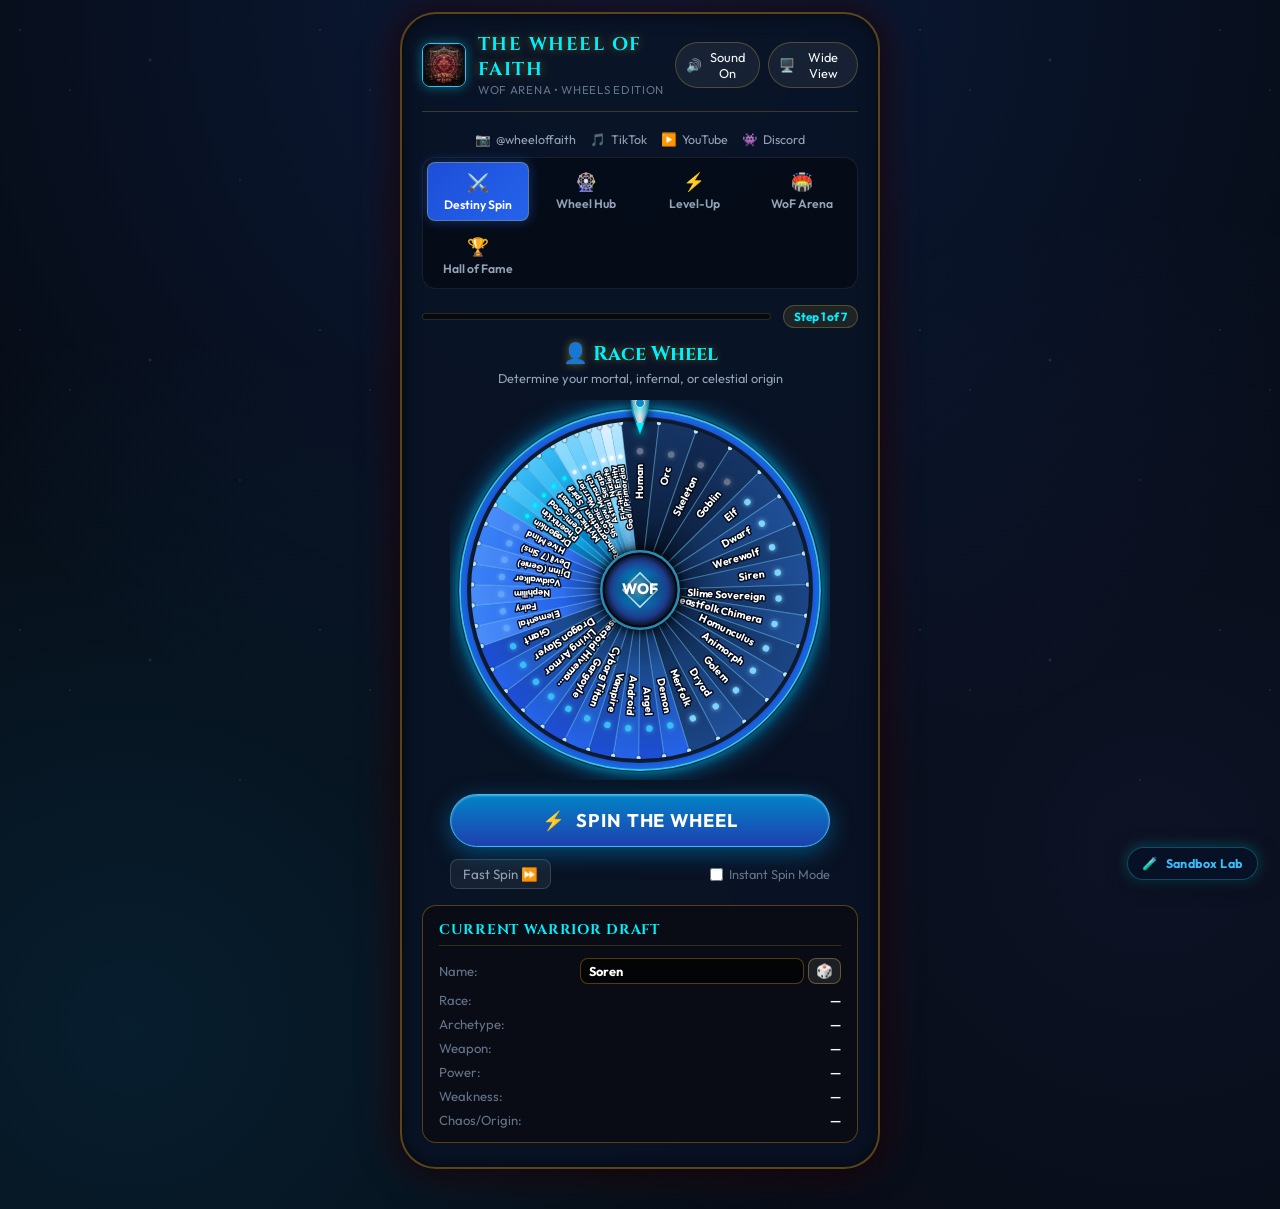
<file: index.html>
<!DOCTYPE html>
<html lang="en">
<head>
  <meta charset="UTF-8">
  <meta name="viewport" content="width=device-width, initial-scale=1.0, maximum-scale=1.0, user-scalable=no">
  <title>The Wheel of Faith | The Almighty Character Wheels</title>
  <meta name="description" content="Spin the legendary wheels of The Wheel of Faith (WOF Arena). Roll your Race, Archetype, Weapons, Powers, Weaknesses, and Level-Up your fighters.">
  <link rel="icon" type="image/jpeg" href="assets/logo.jpg">
  <link rel="stylesheet" href="css/styles.css">
</head>
<body>
  <!-- Ambient Embers Particle Layer -->
  <div class="embers-bg"></div>

  <main class="app-viewport">
    <!-- Device Frame: Mobile Arcade Look (with Wide-View Toggle) -->
    <div class="device-frame" id="deviceContainer">
      
      <!-- Top Header -->
      <header class="app-header">
        <div class="brand-wrapper">
          <img src="assets/logo.jpg" alt="Wheel of Faith Logo" class="brand-logo" id="headerLogo">
          <div class="brand-text">
            <h1>THE WHEEL OF FAITH</h1>
            <p>WOF Arena • Wheels Edition</p>
          </div>
        </div>
        <div class="header-controls">
          <button class="icon-btn" id="muteBtn" title="Toggle Sound">🔊 <span class="btn-text">Sound On</span></button>
          <button class="icon-btn" id="viewToggleBtn" title="Switch between Mobile Arcade and Wide Desktop">🖥️ <span class="btn-text">Wide View</span></button>
        </div>
      </header>

      <!-- Official Social Bar -->
      <nav class="social-links-bar" aria-label="Social Links">
        <a href="https://www.instagram.com/wheeloffaith/" target="_blank" rel="noopener noreferrer" class="social-link" title="Instagram @wheeloffaith">
          <span>📷</span> <span>@wheeloffaith</span>
        </a>
        <a href="https://www.tiktok.com/@the.wheel.of.fait" target="_blank" rel="noopener noreferrer" class="social-link" title="TikTok @the.wheel.of.fait">
          <span>🎵</span> <span>TikTok</span>
        </a>
        <a href="https://www.youtube.com/@TheWheelofFaith" target="_blank" rel="noopener noreferrer" class="social-link" title="YouTube @TheWheelofFaith">
          <span>▶️</span> <span>YouTube</span>
        </a>
        <a href="http://discord.gg/wheeloffaith" target="_blank" rel="noopener noreferrer" class="social-link" title="Official Discord">
          <span>👾</span> <span>Discord</span>
        </a>
      </nav>

      <!-- Mode Navigation Tabs -->
      <nav class="mode-tabs" role="tablist">
        <button class="tab-btn active" id="tabDestiny" role="tab" aria-selected="true">
          <span class="tab-icon">⚔️</span>
          <span class="tab-text">Destiny Spin</span>
        </button>
        <button class="tab-btn" id="tabFreeSpin" role="tab" aria-selected="false">
          <span class="tab-icon">🎡</span>
          <span class="tab-text">Wheel Hub</span>
        </button>
        <button class="tab-btn" id="tabLevelUp" role="tab" aria-selected="false">
          <span class="tab-icon">⚡</span>
          <span class="tab-text">Level-Up</span>
        </button>
        <button class="tab-btn" id="tabArena" role="tab" aria-selected="false">
          <span class="tab-icon">🏟️</span>
          <span class="tab-text">WoF Arena</span>
        </button>
        <button class="tab-btn" id="tabRoster" role="tab" aria-selected="false">
          <span class="tab-icon">🏆</span>
          <span class="tab-text">Hall of Fame</span>
        </button>
      </nav>

      <!-- Progress Section (for Destiny Sequence) -->
      <div class="progress-section" id="stepProgress">
        <div class="progress-track">
          <div class="progress-fill" id="progressBar"></div>
        </div>
        <span class="step-badge" id="currentStepBadge">Step 1 of 7</span>
      </div>

      <!-- Free Spin Wheel Selector Hub (Hidden by default, shown in Free Spin Mode) -->
      <div class="wheel-hub-section hidden" id="wheelSelectorHub">
        <div class="hub-select-wrapper">
          <label for="wheelCategorySelect">Select Active Wheel:</label>
          <select id="wheelCategorySelect" class="styled-select">
            <optgroup label="Main Character Wheels">
              <option value="race">Race Wheel (43 Races)</option>
              <option value="archetype">Archetype Wheel (36 Roles)</option>
              <option value="weapon">Weapon Wheel (36 Armaments)</option>
              <option value="power">Power Wheel (28 Abilities)</option>
              <option value="weakness">Weakness / Curse Wheel (22 Curses)</option>
              <option value="backstory">Backstory &amp; Chaos Wheel (20 Twists)</option>
              <option value="stats">Combat Rating Wheel (8 Tiers)</option>
            </optgroup>
            <optgroup label="Race Sub-Wheels">
              <option value="humanOrigin">Human Origin Sub-Wheel</option>
              <option value="demiGodLineage">Demi-God Heritage Sub-Wheel</option>
              <option value="championsBloodGoat">Champion's Blood GOAT Ancestor</option>
              <option value="dragonSlayerRank">Dragon Slayer Hunter Rank</option>
              <option value="elfOrigin">Elf Heritage Sub-Wheel</option>
              <option value="angelicOrder">Angelic Order Sub-Wheel</option>
              <option value="demonPowers">Infernal Demon Ability Sub-Wheel</option>
              <option value="devilsSins">The 7 Deadly Sins Sub-Wheel</option>
              <option value="elementalCalamity">Elemental Calamity Sub-Wheel</option>
              <option value="godType">Divine Domain Sub-Wheel</option>
              <option value="primordialType">Primordial Constant Sub-Wheel</option>
              <option value="cosmicTerritory">Cosmic Territory Sub-Wheel</option>
              <option value="skeletonOrigin">Skeleton Bone Type Sub-Wheel</option>
              <option value="vampireFeeding">Vampire Feeding Diet Sub-Wheel</option>
              <option value="animorphMorph">Animorph Beast Shifting Sub-Wheel</option>
              <option value="cyborgTechno">Cyborg Tech Augment Sub-Wheel</option>
              <option value="dwarfForge">Dwarven Forge Masterwork</option>
              <option value="fairyBlessing">Fairy Power Multiplier</option>
              <option value="giantDomain">Giant Titan Biome Sub-Wheel</option>
              <option value="goblinPosition">Goblin Clan Station Sub-Wheel</option>
              <option value="orcRole">Orcish Tribe Role Sub-Wheel</option>
              <option value="golemMaterial">Golem Core Composition Sub-Wheel</option>
              <option value="hiveMindForm">Hive Mind Swarm Matrix Sub-Wheel</option>
              <option value="mythicalBeastType">Mythical Beast Breed Sub-Wheel</option>
              <option value="dryadOrigin">Dryad Nature Spirit Sub-Wheel</option>
              <option value="merfolkLineage">Merfolk Aquatic Lineage Sub-Wheel</option>
              <option value="reincarnationSoul">Past Season Arena Legend Sub-Wheel</option>
            </optgroup>
            <optgroup label="Archetype Modifier Sub-Wheels">
              <option value="slayerPrey">Slayer Prey Target Sub-Wheel</option>
              <option value="mageRank">Mage Academy Rank Sub-Wheel</option>
              <option value="paladinPowers">Paladin Sacred Miracles Sub-Wheel</option>
              <option value="cursedPowers">Cursed Cultist Dark Arcana Sub-Wheel</option>
              <option value="goliathArmor">Goliath Exosuit Armor Sub-Wheel</option>
              <option value="ninjaRank">Ninja Stealth Rank Sub-Wheel</option>
              <option value="martialArtStyle">Martial Discipline Sub-Wheel</option>
              <option value="tamerBeast">Tamer Companion Beast Sub-Wheel</option>
              <option value="alchemistPotion">Alchemist Signature Elixir</option>
              <option value="priestDomain">Priest Deific Domain Sub-Wheel</option>
              <option value="pirateRank">Pirate Vessel Hierarchy Sub-Wheel</option>
              <option value="gladiatorVariant">Gladiator Fighting Form Sub-Wheel</option>
              <option value="spiritWeaverType">Spirit Weaver Lineage Sub-Wheel</option>
              <option value="mutantTrait">Mutant Biological Anomaly Sub-Wheel</option>
              <option value="royaltyTitle">Royal Heritage Sub-Wheel</option>
              <option value="apostleBelief">Apostle Philosophical Creed Sub-Wheel</option>
              <option value="primordialPatron">Primordial Patron Sub-Wheel</option>
              <option value="championsLegacyFaction">Champion's Legacy Faction Sub-Wheel</option>
              <option value="tricksterTricks">Wheel of Tricks Sub-Wheel</option>
              <option value="archaeologistRelic">Archaeologist Relic Sub-Wheel</option>
              <option value="gamblerGamble">Gambler Signature Wager Sub-Wheel</option>
            </optgroup>
            <optgroup label="Game Systems">
              <option value="levelUp">WOF Arena Level-Up Wheel (26 Upgrades)</option>
            </optgroup>
          </select>
        </div>
        <div class="hub-tags-scroll">
          <button class="hub-tag-btn" data-wheel="race">👤 Race</button>
          <button class="hub-tag-btn" data-wheel="archetype">⚔️ Archetype</button>
          <button class="hub-tag-btn" data-wheel="weapon">🗡️ Weapon</button>
          <button class="hub-tag-btn" data-wheel="power">✨ Power</button>
          <button class="hub-tag-btn" data-wheel="weakness">⚠️ Weakness</button>
          <button class="hub-tag-btn" data-wheel="backstory">📜 Backstory</button>
          <button class="hub-tag-btn" data-wheel="levelUp">⚡ Level-Up</button>
        </div>
        <div class="hub-compendium-toggle-row">
          <button class="btn-toggle-compendium" id="btnToggleCompendium">
            <span>📖</span> <span id="compendiumBtnText">Open Wheel Almanac & Mechanics Guide</span>
          </button>
        </div>
        <div class="hub-compendium-drawer hidden" id="hubCompendiumDrawer">
          <div class="compendium-header">
            <h4 id="compendiumTitle">Active Wheel Almanac</h4>
            <span class="compendium-count" id="compendiumCount">32 Segments</span>
          </div>
          <div class="compendium-items-list" id="compendiumItemsList"></div>
        </div>
      </div>

      <!-- Level Up Character Selector Panel (Hidden by default) -->
      <div class="level-up-panel hidden" id="levelUpPanel">
        <div class="hub-select-wrapper">
          <label for="levelUpCharSelect">Choose Fighter to Upgrade:</label>
          <select id="levelUpCharSelect" class="styled-select"></select>
        </div>
        <div id="levelUpCharPreview"></div>
      </div>

      <!-- ============================================================
           WOF ARENA: 1v1 DUEL & FREE-FOR-ALL COMBAT
           ============================================================ -->
      <section class="arena-section hidden" id="arenaSection" aria-label="WoF Arena Combat">
        <div class="arena-header-bar">
          <div class="arena-mode-switch">
            <button class="arena-submode-btn active" id="btnModeDuel">⚔️ 1v1 Duel</button>
            <button class="arena-submode-btn" id="btnModeFFA">💥 Free-For-All (Melee)</button>
          </div>
          <div class="arena-quick-actions">
            <button class="btn btn-sm btn-secondary" id="btnAutofillLegends">⚡ Auto-Fill Legends</button>
            <button class="btn btn-sm btn-secondary" id="btnResetFighters">Clear Roster ✕</button>
          </div>
        </div>

        <!-- Fighter Selection Roster in Arena Lobby -->
        <div class="arena-lobby-panel">
          <div class="lobby-header">
            <h4>Arena Combatants (<span id="arenaFighterCount">0</span>)</h4>
            <span class="lobby-hint" id="arenaLobbyHint">Select 2 fighters for a duel</span>
          </div>
          <div class="arena-fighters-chips" id="arenaFighterChips"></div>
          
          <div class="lobby-add-row">
            <select id="lobbyAddSelect" class="styled-select"></select>
            <button class="btn btn-sm btn-primary" id="lobbyAddBtn">+ Add to Arena</button>
          </div>
        </div>

        <!-- Visual Battle Colosseum Stage -->
        <div class="arena-colosseum" id="arenaColosseum">
          <!-- Floating Damage Text Container -->
          <div class="floating-damage-container" id="floatingDamageLayer"></div>
          
          <!-- Attack Slash / Beam Animation Element -->
          <div class="arena-slash-fx hidden" id="arenaSlashFx"></div>

          <!-- 1v1 Duel Arena View -->
          <div class="arena-duel-view" id="arenaDuelView">
            <div class="fighter-pod pod-left" id="podLeft">
              <div class="fighter-avatar-wrap">
                <div class="fighter-avatar" id="avatarLeft">⚔️</div>
                <div class="fighter-level-tag" id="lvlLeft">Lv.1</div>
              </div>
              <div class="fighter-meta">
                <h4 class="fighter-name" id="nameLeft">Fighter 1</h4>
                <div class="fighter-weapon" id="weaponLeft">Bare Knuckles</div>
                <div class="fighter-status-bar" id="statusBarLeft"></div>
              </div>
              <div class="fighter-hp-container">
                <div class="hp-bar-track">
                  <div class="hp-bar-fill" id="hpFillLeft"></div>
                </div>
                <div class="hp-readout" id="hpTextLeft">100 / 100 HP</div>
              </div>
            </div>

            <div class="duel-vs-emblem" id="duelVsEmblem">
              <span class="vs-text">VS</span>
              <span class="vs-round" id="duelRoundText">ROUND 1</span>
            </div>

            <div class="fighter-pod pod-right" id="podRight">
              <div class="fighter-avatar-wrap">
                <div class="fighter-avatar" id="avatarRight">🛡️</div>
                <div class="fighter-level-tag" id="lvlRight">Lv.1</div>
              </div>
              <div class="fighter-meta">
                <h4 class="fighter-name" id="nameRight">Fighter 2</h4>
                <div class="fighter-weapon" id="weaponRight">Bare Knuckles</div>
                <div class="fighter-status-bar" id="statusBarRight"></div>
              </div>
              <div class="fighter-hp-container">
                <div class="hp-bar-track">
                  <div class="hp-bar-fill" id="hpFillRight"></div>
                </div>
                <div class="hp-readout" id="hpTextRight">100 / 100 HP</div>
              </div>
            </div>
          </div>

          <!-- Free-For-All Multi-Fighter Arena View -->
          <div class="arena-ffa-view hidden" id="arenaFfaView">
            <div class="ffa-grid" id="ffaGrid"></div>
          </div>
        </div>

        <!-- Arena Control Controls -->
        <div class="arena-controls-bar">
          <button class="btn-spin-main arena-fight-btn" id="startBattleBtn">
            <span>⚔️</span>
            <span id="fightBtnText">START BATTLE</span>
          </button>
          
          <div class="arena-speed-controls">
            <span class="speed-label">Speed:</span>
            <div class="speed-btn-group">
              <button class="speed-btn active" data-speed="1">1x</button>
              <button class="speed-btn" data-speed="2">2x</button>
              <button class="speed-btn" data-speed="4">4x ⚡</button>
            </div>
            <button class="btn btn-sm btn-secondary" id="btnPauseBattle">⏸️ Pause</button>
          </div>
        </div>

        <!-- Live Commentary Combat Log -->
        <div class="arena-log-card">
          <div class="log-card-header">
            <h4>📜 ARENA COMBAT COMMENTARY</h4>
            <span class="log-indicator" id="battleStatusBadge">READY</span>
          </div>
          <div class="arena-log-feed" id="arenaLogFeed">
            <div class="log-entry log-system">Select fighters and press START BATTLE to enter the colosseum!</div>
          </div>
        </div>
      </section>

      <!-- Wheel Title & Info -->
      <div class="wheel-info-bar">
        <h2 class="wheel-title" id="wheelTitle">👤 Race Wheel</h2>
        <p class="wheel-subtitle" id="wheelSubtitle">Determine your mortal, infernal, or celestial origin</p>
      </div>

      <!-- Main Interactive Stage (Wheel Canvas + Live Draft Panel) -->
      <div class="main-stage-grid">
        <div class="wheel-stage-container">
          <div class="wheel-canvas-wrapper">
            <canvas id="wheelCanvas"></canvas>
          </div>

          <!-- Spin Action Controls -->
          <div class="spin-controls-bar">
            <button class="btn-spin-main" id="spinBtn" aria-label="Spin the Almighty Wheel">
              <span class="spin-icon">⚡</span>
              <span>SPIN THE WHEEL</span>
            </button>
            <div class="secondary-actions">
              <button class="btn-instant" id="instantBtn">Fast Spin ⏩</button>
              <label class="quick-spin-label" for="quickSpinToggle">
                <input type="checkbox" id="quickSpinToggle">
                <span>Instant Spin Mode</span>
              </label>
            </div>
          </div>
        </div>

        <!-- Live Draft Tracker (Active Character in Creation) -->
        <aside class="live-draft-panel" id="livePreview" aria-label="Live Character Draft">
          <h3 class="draft-panel-title">Current Warrior Draft</h3>
          <div class="draft-row draft-name-row">
            <span class="draft-label">Name:</span>
            <div class="live-name-input-group">
              <input type="text" id="liveHeroNameInput" class="live-name-input" maxlength="24" placeholder="Warrior Name..." title="Customize warrior name">
              <button class="btn-rand-name" id="btnRandomizeName" title="Randomize Name">🎲</button>
            </div>
          </div>
          <div class="draft-row">
            <span class="draft-label">Race:</span>
            <span class="draft-val" id="liveRace">—</span>
          </div>
          <div class="draft-row">
            <span class="draft-label">Archetype:</span>
            <span class="draft-val" id="liveArchetype">—</span>
          </div>
          <div class="draft-row">
            <span class="draft-label">Weapon:</span>
            <span class="draft-val" id="liveWeapon">—</span>
          </div>
          <div class="draft-row">
            <span class="draft-label">Power:</span>
            <span class="draft-val" id="livePower">—</span>
          </div>
          <div class="draft-row">
            <span class="draft-label">Weakness:</span>
            <span class="draft-val" id="liveWeakness">—</span>
          </div>
          <div class="draft-row">
            <span class="draft-label">Chaos/Origin:</span>
            <span class="draft-val" id="liveBackstory">—</span>
          </div>
        </aside>
      </div>

    </div>
  </main>

  <!-- ============================================================
       MODAL 1: SPIN OUTCOME CELEBRATION
       ============================================================ -->
  <div class="modal-backdrop hidden" id="resultModal" role="dialog" aria-modal="true" aria-labelledby="modalResultTitle">
    <div class="modal-card">
      <button class="modal-close-x" id="modalCloseBtn" aria-label="Close">✕</button>
      <div class="outcome-header">
        <h3 id="modalResultTitle">Outcome Revealed!</h3>
      </div>
      <div class="outcome-body">
        <span class="rarity-badge common" id="modalRarityBadge">COMMON</span>
        <h2 class="outcome-item-text" id="modalItemText">Human</h2>
        <p class="outcome-item-subtext" id="modalItemSubtext">Middest Race with Infinite Potential</p>
        
        <!-- Rich Trait Mechanics & Lore Explanation Card -->
        <div class="modal-trait-desc-card" id="modalTraitDescCard">
          <div class="modal-desc-header">
            <span class="modal-desc-type-badge" id="modalDescTypeBadge">⚡ COMBAT & LORE MECHANICS</span>
          </div>
          <p class="modal-desc-text" id="modalDescText">Mechanics and lore explanation will appear here...</p>
        </div>
      </div>
      <button class="btn btn-primary" id="modalNextBtn">Next Wheel ➔</button>
    </div>
  </div>

  <!-- ============================================================
       MODAL 2: THE ALMIGHTY CHARACTER CARD
       ============================================================ -->
  <div class="modal-backdrop hidden" id="cardModal" role="dialog" aria-modal="true" aria-labelledby="cardHeroNameInput">
    <div class="modal-card character-card-modal-content">
      <button class="modal-close-x" id="cardModalCloseBtn" aria-label="Close">✕</button>
      
      <div class="character-card">
        <div class="card-top-bar">
          <span class="card-series-title">THE WHEEL OF FAITH</span>
          <div class="card-top-controls">
            <button class="btn-toggle-explain" id="btnToggleTraitExplain" title="Toggle detailed trait lore & combat mechanics descriptions">
              <span id="explainToggleIcon">📖</span> <span id="explainToggleText">Trait Guide: ON</span>
            </button>
            <span class="card-level-tag" id="cardLevelBadge">Lv. 1</span>
          </div>
        </div>

        <div class="card-hero-header">
          <div id="cardAvatarContainer"></div>
          <div class="card-hero-meta">
            <div class="card-name-input-row">
              <input type="text" id="cardHeroNameInput" class="card-hero-name-input" maxlength="24" title="Click to edit character name" placeholder="Enter Character Name...">
              <button class="btn-card-rename" id="btnEditCardName" title="Rename Character" aria-label="Rename Character">✏️</button>
            </div>
            <p class="card-hero-title" id="cardHeroTitle">The Voidbreaker Solar Slayer</p>
            <div class="card-badges-row">
              <span class="card-badge badge-race" id="cardRaceBadge">Human</span>
              <span class="card-badge badge-arch" id="cardArchetypeBadge">Slayer</span>
            </div>
          </div>
        </div>

        <div class="card-power-meter">
          <div class="power-meter-label">OVERALL COMBAT RATING:</div>
          <div class="power-meter-val" id="cardPowerScore">142</div>
          <div class="card-rank-badge rank-S" id="cardRankBadge">RANK S</div>
        </div>

        <!-- Attributes List with Rich Trait Explanations -->
        <div class="card-attributes-list" id="cardAttributesList">
          <!-- Race & Lineage -->
          <div class="card-attr-item card-attr-race">
            <div class="attr-header-row">
              <span class="attr-key">🧬 Race & Lineage</span>
              <span class="attr-rarity-tag" id="cardRaceRarity">COMMON</span>
            </div>
            <div id="cardRaceDisplay"></div>
            <div class="trait-explain-box" id="cardRaceExplain"></div>
          </div>

          <!-- Archetype Role -->
          <div class="card-attr-item card-attr-archetype">
            <div class="attr-header-row">
              <span class="attr-key">🛡️ Archetype Role</span>
              <span class="attr-rarity-tag" id="cardArchRarity">CLASS</span>
            </div>
            <div id="cardArchetypeDisplay"></div>
            <div class="trait-explain-box" id="cardArchExplain"></div>
          </div>

          <!-- Weapon & Armament -->
          <div class="card-attr-item card-attr-weapon">
            <div class="attr-header-row">
              <span class="attr-key">🗡️ Weapon & Armament</span>
              <span class="attr-rarity-tag" id="cardWeaponRarity">WEAPON</span>
            </div>
            <div id="cardWeapon"></div>
            <div class="trait-explain-box" id="cardWeaponExplain"></div>
          </div>

          <!-- Supernatural Powers -->
          <div class="card-attr-item card-attr-powers">
            <div class="attr-header-row">
              <span class="attr-key">✨ Supernatural Powers</span>
              <span class="attr-rarity-tag" id="cardPowerCount">1 ABILITY</span>
            </div>
            <div id="cardPowers"></div>
          </div>

          <!-- Weakness / Curse -->
          <div class="card-attr-item card-attr-weakness">
            <div class="attr-header-row">
              <span class="attr-key">⚠️ Weakness & Curse Handicap</span>
              <span class="attr-rarity-tag flaw">CURSE</span>
            </div>
            <div id="cardWeakness"></div>
            <div class="trait-explain-box weakness-explain" id="cardWeaknessExplain"></div>
          </div>

          <!-- Backstory / Chaos Factor (Prominently Highlighted!) -->
          <div class="card-attr-item card-attr-chaos highlight-chaos">
            <div class="attr-header-row">
              <span class="attr-key chaos-key">🌀 Backstory & Chaos Factor</span>
              <span class="attr-rarity-tag chaos" id="cardChaosRarity">CHAOS TWIST</span>
            </div>
            <div id="cardBackstory"></div>
            <div class="trait-explain-box chaos-explain" id="cardBackstoryExplain"></div>
          </div>
        </div>

        <!-- Combat Stats Radar Bars with Interactive Guide -->
        <div class="card-stats-section">
          <div class="stats-section-header">
            <span class="attr-key">📊 Combat Statistics</span>
            <span class="stats-hint">Tap any stat for combat effect</span>
          </div>
          <div class="card-stats-grid">
            <div class="stat-bar-row" id="statStr" data-stat="STR" title="Physical attack power & heavy blunt damage">
              <span class="stat-name">STR</span>
              <div class="stat-track"><div class="stat-fill"></div></div>
              <span class="stat-num">50</span>
            </div>
            <div class="stat-bar-row" id="statSpd" data-stat="SPD" title="Turn initiative, attack speed, and dodge rate">
              <span class="stat-name">SPD</span>
              <div class="stat-track"><div class="stat-fill"></div></div>
              <span class="stat-num">50</span>
            </div>
            <div class="stat-bar-row" id="statDur" data-stat="DUR" title="Maximum HP pool & damage reduction armor">
              <span class="stat-name">DUR</span>
              <div class="stat-track"><div class="stat-fill"></div></div>
              <span class="stat-num">50</span>
            </div>
            <div class="stat-bar-row" id="statInt" data-stat="INT" title="Supernatural power trigger chance & tactical counter-attacks">
              <span class="stat-name">INT</span>
              <div class="stat-track"><div class="stat-fill"></div></div>
              <span class="stat-num">50</span>
            </div>
            <div class="stat-bar-row" id="statChaos" data-stat="CHAOS" title="Wildcard miracle procs & critical damage multiplier">
              <span class="stat-name">CHAOS</span>
              <div class="stat-track"><div class="stat-fill"></div></div>
              <span class="stat-num">50</span>
            </div>
          </div>
          <div class="stat-explain-callout" id="statExplainCallout">
            <span class="stat-callout-icon">💡</span>
            <span class="stat-callout-text" id="statCalloutText">Hover or tap any stat bar above to inspect its combat mechanics.</span>
          </div>
        </div>
      </div>

      <!-- Card Action Buttons -->
      <div class="card-actions-row">
        <button class="btn btn-primary" id="saveCharacterBtn">💾 Save to Hall of Fame</button>
        <button class="btn btn-secondary" id="exportCardBtn">📥 Download Card (PNG)</button>
        <button class="btn btn-secondary" id="copyCardTextBtn">📋 Copy Summary</button>
        <button class="btn btn-primary" id="restartDestinyBtn">⚔️ Forge New Hero</button>
      </div>
    </div>
  </div>

  <!-- ============================================================
       MODAL 3: HALL OF FAME (Roster)
       ============================================================ -->
  <div class="modal-backdrop hidden" id="rosterModal" role="dialog" aria-modal="true" aria-labelledby="rosterModalTitle">
    <div class="modal-card">
      <button class="modal-close-x" id="rosterCloseBtn" aria-label="Close">✕</button>
      <div class="outcome-header">
        <h3 id="rosterModalTitle">🏆 Hall of Fame</h3>
        <p style="font-size: 0.8rem; color: var(--text-muted); margin-top: 4px;">Saved Warriors & WOF Arena Competitors</p>
      </div>
      <div class="roster-grid" id="rosterList"></div>
    </div>
  </div>

  <!-- ============================================================
       MODAL 4: ARENA VICTORY CELEBRATION
       ============================================================ -->
  <div class="modal-backdrop hidden" id="battleVictoryModal" role="dialog" aria-modal="true" aria-labelledby="victoryTitle">
    <div class="modal-card victory-modal-card">
      <button class="modal-close-x" id="victoryModalCloseBtn" aria-label="Close">✕</button>
      <div class="victory-header">
        <span class="victory-crown">👑</span>
        <h3 id="victoryTitle">ARENA CHAMPION</h3>
      </div>
      <div class="victory-champion-display" id="victoryChampionDisplay">
        <div class="champ-avatar" id="champAvatar">🏆</div>
        <h2 class="champ-name" id="champName">Bushin</h2>
        <p class="champ-title" id="champTitle">The Mastermind & Fourth Wall Breaker</p>
      </div>
      <div class="victory-stats-grid" id="victoryStatsGrid">
        <div class="vstat-item">
          <span class="vstat-num" id="champKills">0</span>
          <span class="vstat-label">ELIMINATIONS</span>
        </div>
        <div class="vstat-item">
          <span class="vstat-num" id="champDamage">0</span>
          <span class="vstat-label">DAMAGE DEALT</span>
        </div>
        <div class="vstat-item">
          <span class="vstat-num" id="champLevel">Lv. 1</span>
          <span class="vstat-label">CHAMPION TIER</span>
        </div>
      </div>
      <div class="victory-actions">
        <button class="btn btn-primary btn-levelup-champ" id="btnLevelUpChampion">⚡ Level Up Champion on the Wheel!</button>
        <button class="btn btn-secondary" id="btnRematch">🔄 New Arena Match</button>
      </div>
    </div>
  </div>

  <!-- ============================================================
       MODAL 5: CUSTOM CHARACTER RENAME MODAL
       ============================================================ -->
  <div class="modal-backdrop hidden" id="renameModal" role="dialog" aria-modal="true" aria-labelledby="renameModalTitle">
    <div class="modal-card rename-modal-card">
      <button class="modal-close-x" id="renameModalCloseBtn" aria-label="Close">✕</button>
      <div class="outcome-header">
        <h3 id="renameModalTitle">✏️ Rename Warrior</h3>
        <p style="font-size: 0.8rem; color: var(--text-muted); margin-top: 4px;">Choose an epic name for your colosseum gladiator</p>
      </div>
      <div class="rename-modal-body">
        <input type="text" id="renameModalInput" class="rename-modal-input" maxlength="26" placeholder="Enter warrior name...">
        <div class="rename-suggestions">
          <button class="btn-name-suggest" data-name="Shadow Sovereign">Shadow Sovereign</button>
          <button class="btn-name-suggest" data-name="Bushin-Slayer">Bushin-Slayer</button>
          <button class="btn-name-suggest" data-name="Lord Dominio">Lord Dominio</button>
          <button class="btn-name-suggest" data-name="Anime Protagonist">Anime Protagonist</button>
          <button class="btn-name-suggest" data-name="Sir Baguette">Sir Baguette</button>
          <button class="btn-name-suggest" data-name="Valkyrie Queen">Valkyrie Queen</button>
        </div>
      </div>
      <div class="rename-modal-actions">
        <button class="btn btn-secondary" id="renameRandomBtn">🎲 Randomize</button>
        <button class="btn btn-primary" id="renameConfirmBtn">Confirm Name ⚔️</button>
      </div>
    </div>
  </div>

  <!-- Floating Sandbox Lab Link (Creative Director Workspace) -->
  <a href="sandbox/options.html" class="btn-floating-sandbox" title="Open Sandbox Lab to preview and dial in takes & sliders">
    <span>🧪</span>
    <span>Sandbox Lab</span>
  </a>

  <!-- Scripts -->
  <script src="js/wheelData.js"></script>
  <script src="js/audio.js"></script>
  <script src="js/wheel.js"></script>
  <script src="js/character.js"></script>
  <script src="js/battle.js"></script>
  <script src="js/app.js"></script>
</body>
</html>
</file>
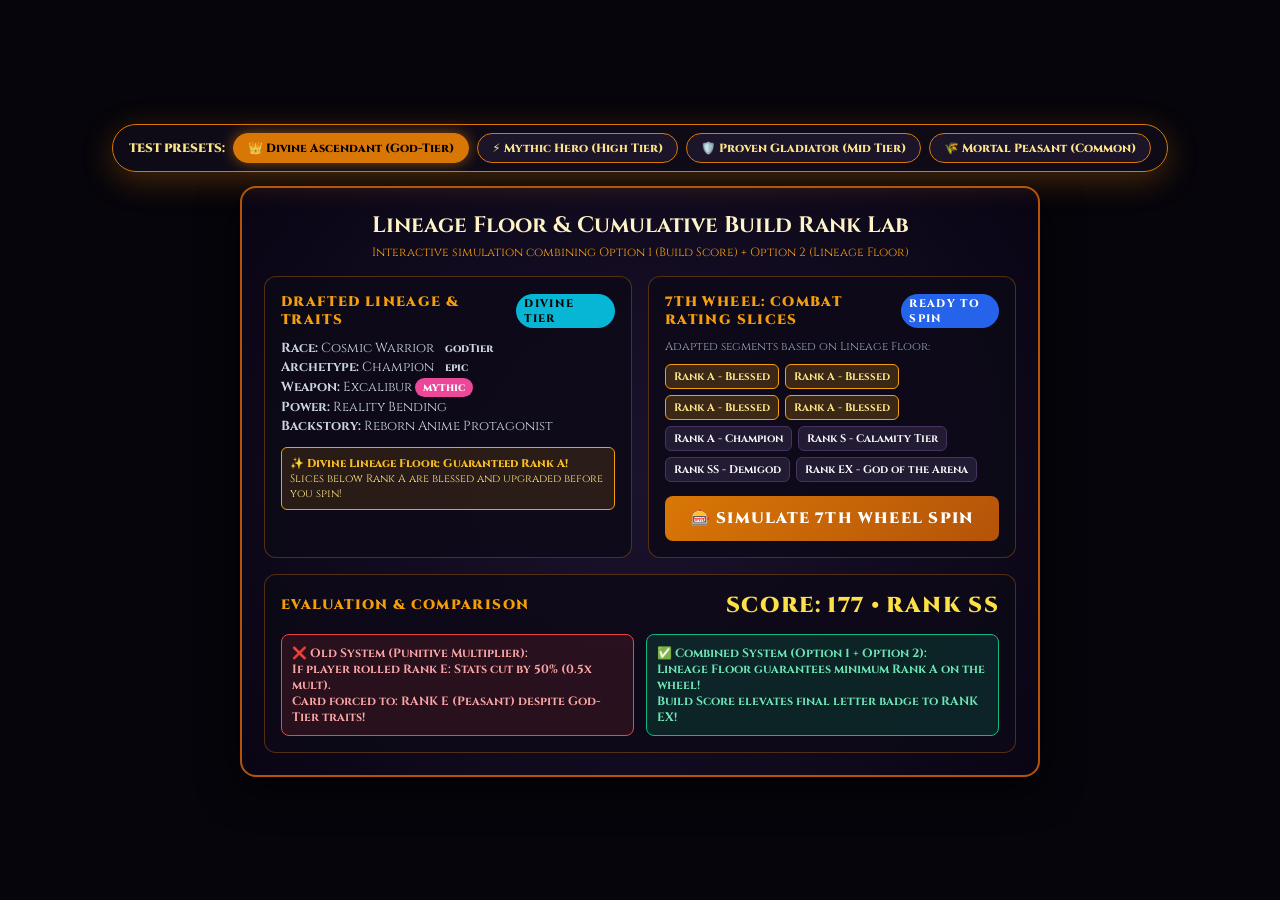
<file: sandbox/options.html>
<!DOCTYPE html>
<html lang="en">
<head>
  <meta charset="UTF-8">
  <title>Wheel of Faith — Combat Rating & Lineage Sandbox</title>
  <link rel="stylesheet" href="../css/styles.css">
  <style>
    body { margin: 0; min-height: 100vh; display: flex; flex-direction: column; align-items: center; justify-content: center; background: #06050b; color: #f8fafc; font-family: 'Cinzel', serif, system-ui; overflow-y: auto; padding: 20px 0; }
    .sandbox-bar { position: sticky; top: 10px; z-index: 100; display: flex; flex-wrap: wrap; gap: 8px; align-items: center; background: rgba(15,12,24,0.96); border: 1.5px solid #d97706; padding: 8px 16px; border-radius: 99px; box-shadow: 0 8px 32px rgba(217,119,6,0.3); backdrop-filter: blur(12px); margin-bottom: 14px; }
    .act-btn { background: #1c152a; border: 1px solid #d97706; color: #fde68a; padding: 6px 14px; border-radius: 99px; cursor: pointer; font-weight: 800; font-size: 0.74rem; transition: 0.2s; font-family: inherit; }
    .act-btn.active { background: #d97706; color: #000; box-shadow: 0 0 14px rgba(217,119,6,0.6); }
    .act-btn:hover { transform: translateY(-1px); }
    .stage-card { width: 800px; max-width: 95vw; background: radial-gradient(circle at center, #1b122c 0%, #090514 100%); border: 2px solid #b45309; border-radius: 16px; padding: 22px; box-shadow: 0 10px 40px rgba(0,0,0,0.8); }
    .grid-2 { display: grid; grid-template-columns: 1fr 1fr; gap: 16px; margin: 16px 0; }
    .panel { background: rgba(14,10,24,0.85); border: 1px solid rgba(217,119,6,0.35); border-radius: 12px; padding: 16px; }
    .panel-title { font-size: 0.85rem; font-weight: 900; color: #f59e0b; margin-bottom: 10px; text-transform: uppercase; letter-spacing: 0.1em; display: flex; align-items: center; justify-content: space-between; }
    .tag { font-size: 0.68rem; padding: 2px 8px; border-radius: 99px; font-weight: 800; }
    .tag-god { background: #06b6d4; color: #000; } .tag-mythic { background: #ec4899; color: #fff; } .tag-legend { background: #f59e0b; color: #000; } .tag-rare { background: #2563eb; color: #fff; }
    .wheel-slices-preview { display: flex; flex-wrap: wrap; gap: 6px; margin-top: 10px; }
    .slice-chip { font-size: 0.68rem; padding: 4px 8px; border-radius: 6px; background: #231b34; border: 1px solid #453460; font-weight: 700; }
    .slice-chip.blessed { border-color: #f59e0b; background: rgba(245,158,11,0.2); color: #fde68a; }
    .vs-box { font-size: 0.82rem; line-height: 1.5; color: #cbd5e1; }
    .score-badge { font-size: 1.35rem; font-weight: 900; color: #fde047; }
    .btn-spin-test { width: 100%; margin-top: 14px; padding: 12px; background: linear-gradient(135deg, #d97706, #b45309); border: none; border-radius: 8px; color: #fff; font-weight: 900; font-size: 0.95rem; cursor: pointer; letter-spacing: 0.08em; font-family: inherit; }
    .btn-spin-test:hover { background: linear-gradient(135deg, #f59e0b, #d97706); }
    .comparison-row { display: grid; grid-template-columns: 1fr 1fr; gap: 12px; margin-top: 14px; }
    .comp-box { padding: 10px; border-radius: 8px; font-size: 0.75rem; font-weight: 700; }
    .comp-old { background: rgba(239,68,68,0.12); border: 1px solid #ef4444; color: #fca5a5; }
    .comp-new { background: rgba(16,185,129,0.15); border: 1px solid #10b981; color: #6ee7b7; }
  </style>
</head>
<body>
  <div class="sandbox-bar">
    <span style="font-size:0.75rem;color:#fde68a;font-weight:900;">TEST PRESETS:</span>
    <button class="act-btn active" data-preset="divine">👑 Divine Ascendant (God-Tier)</button>
    <button class="act-btn" data-preset="heroic">⚡ Mythic Hero (High Tier)</button>
    <button class="act-btn" data-preset="veteran">🛡️ Proven Gladiator (Mid Tier)</button>
    <button class="act-btn" data-preset="peasant">🌾 Mortal Peasant (Common)</button>
  </div>

  <div class="stage-card">
    <div style="text-align:center;">
      <h2 style="margin:0 0 4px;color:#fef3c7;font-size:1.4rem;">Lineage Floor & Cumulative Build Rank Lab</h2>
      <p style="margin:0;font-size:0.75rem;color:#f59e0b;">Interactive simulation combining Option 1 (Build Score) + Option 2 (Lineage Floor)</p>
    </div>

    <div class="grid-2">
      <div class="panel">
        <div class="panel-title"><span>Drafted Lineage & Traits</span><span id="tierTag" class="tag tag-god">DIVINE TIER</span></div>
        <div class="vs-box" id="traitsList">Loading...</div>
        <div style="margin-top:10px;padding:8px;background:rgba(245,158,11,0.12);border:1px solid #f59e0b;border-radius:6px;">
          <div style="font-size:0.7rem;color:#fbbf24;font-weight:800;" id="floorTitle">✨ Lineage Floor: Guaranteed Rank A</div>
          <div style="font-size:0.68rem;color:#fde68a;" id="floorDesc">God-Tier traits eliminate lower tiers from the 7th wheel!</div>
        </div>
      </div>

      <div class="panel">
        <div class="panel-title"><span>7th Wheel: Combat Rating Slices</span><span id="spinResultTag" class="tag tag-rare">READY</span></div>
        <div style="font-size:0.72rem;color:#94a3b8;">Adapted segments based on Lineage Floor:</div>
        <div class="wheel-slices-preview" id="slicesPreview"></div>
        <button class="btn-spin-test" id="btnTestSpin">🎰 SIMULATE 7TH WHEEL SPIN</button>
      </div>
    </div>

    <div class="panel" style="margin-top:0;">
      <div class="panel-title"><span>Evaluation & Comparison</span><span class="score-badge" id="powerScoreBadge">SCORE: 218 • RANK EX</span></div>
      <div class="comparison-row">
        <div class="comp-box comp-old" id="compOldText">
          <b>❌ Old System (Punitive Multiplier):</b><br>
          If player rolled Rank E: Stats cut by 50% (0.5x mult).<br>
          Card forced to: <b>RANK E (Peasant)</b> despite God-Tier traits!
        </div>
        <div class="comp-box comp-new" id="compNewText">
          <b>✅ Combined System (Option 1 + Option 2):</b><br>
          Lineage Floor guarantees minimum <b>Rank A</b> on the wheel!<br>
          Build Score elevates final letter badge to <b>RANK EX</b>!
        </div>
      </div>
    </div>
  </div>

  <script>
    const presets = {
      divine: {
        name: 'Cosmic God-King',
        race: { text: 'Cosmic Warrior', rarity: 'godTier' },
        archetype: { text: 'Champion', rarity: 'epic' },
        weapon: { text: 'Excalibur', rarity: 'mythic' },
        powers: [{ text: 'Reality Bending', rarity: 'godTier' }],
        backstory: { text: 'Reborn Anime Protagonist', rarity: 'mythic' },
        baseStats: { str: 85, spd: 80, dur: 85, int: 80, chaos: 90 }
      },
      heroic: {
        name: 'Angel Paladin',
        race: { text: 'Angel', rarity: 'mythic' },
        archetype: { text: 'Paladin', rarity: 'epic' },
        weapon: { text: 'Radiant Holy Blade', rarity: 'legendary' },
        powers: [{ text: 'Sacred Miracles', rarity: 'legendary' }],
        backstory: { text: 'Chosen by Destiny', rarity: 'rare' },
        baseStats: { str: 70, spd: 65, dur: 75, int: 65, chaos: 60 }
      },
      veteran: {
        name: 'Orc Berserker',
        race: { text: 'Orc', rarity: 'rare' },
        archetype: { text: 'Berserker', rarity: 'rare' },
        weapon: { text: 'Battleaxe', rarity: 'uncommon' },
        powers: [{ text: 'Rage Surge', rarity: 'uncommon' }],
        backstory: { text: 'Pit Survivor', rarity: 'common' },
        baseStats: { str: 65, spd: 55, dur: 60, int: 45, chaos: 50 }
      },
      peasant: {
        name: 'Mortal Farmer',
        race: { text: 'Human', rarity: 'common' },
        archetype: { text: 'Peasant', rarity: 'common' },
        weapon: { text: 'Pitchfork', rarity: 'common' },
        powers: [],
        backstory: { text: 'Lost in the Woods', rarity: 'common' },
        baseStats: { str: 45, spd: 45, dur: 45, int: 45, chaos: 45 }
      }
    };

    let curKey = 'divine';
    const baseSegments = [
      { text: 'Rank E - Peasant', rank: 'E', mult: 0.9, rarity: 'common' },
      { text: 'Rank D - Soldier', rank: 'D', mult: 1.0, rarity: 'common' },
      { text: 'Rank C - Veteran', rank: 'C', mult: 1.15, rarity: 'uncommon' },
      { text: 'Rank B - Elite Warrior', rank: 'B', mult: 1.35, rarity: 'rare' },
      { text: 'Rank A - Champion', rank: 'A', mult: 1.6, rarity: 'epic' },
      { text: 'Rank S - Calamity Tier', rank: 'S', mult: 2.0, rarity: 'legendary' },
      { text: 'Rank SS - Demigod', rank: 'SS', mult: 2.5, rarity: 'mythic' },
      { text: 'Rank EX - God of the Arena', rank: 'EX', mult: 3.2, rarity: 'godTier' }
    ];

    function evaluatePreset(p) {
      let g = 0, m = 0, l = 0, e = 0;
      const all = [p.race, p.archetype, p.weapon, ...(p.powers || []), p.backstory];
      all.forEach(t => {
        const r = (t && t.rarity) ? t.rarity.toLowerCase() : '';
        if (r === 'godtier') g++; else if (r === 'mythic') m++; else if (r === 'legendary') l++; else if (r === 'epic') e++;
      });
      const sc = g * 4 + m * 3 + l * 2 + e;
      if (g >= 2 || sc >= 8) return { floor: 'A', minIdx: 4, name: 'Divine Lineage Floor' };
      if (g >= 1 || m >= 2 || sc >= 5) return { floor: 'B', minIdx: 3, name: 'Mythic Heritage Floor' };
      if (m >= 1 || l >= 1 || sc >= 2) return { floor: 'C', minIdx: 2, name: 'Heroic Lineage Floor' };
      return { floor: 'None', minIdx: 0, name: 'Standard Slices (Fair 0.9x Floor)' };
    }

    function calcPowerScore(p, rolledMult) {
      const s = p.baseStats;
      const base = (s.str + s.spd + s.dur + s.int + s.chaos) / 5 * rolledMult;
      const wr = p.weapon ? (p.weapon.rarity === 'godTier' ? 45 : p.weapon.rarity === 'mythic' ? 35 : 20) : 10;
      const rr = p.race ? (p.race.rarity === 'godTier' ? 40 : p.race.rarity === 'mythic' ? 30 : 15) : 8;
      const pr = (p.powers ? p.powers.length : 0) * 18;
      return Math.floor(base + wr + rr + pr);
    }

    function getLetterRank(score, rolledRank) {
      const scale = [
        { r: 'EX', min: 210, o: 7 }, { r: 'SS', min: 175, o: 6 }, { r: 'S', min: 145, o: 5 },
        { r: 'A', min: 120, o: 4 }, { r: 'B', min: 98, o: 3 }, { r: 'C', min: 75, o: 2 },
        { r: 'D', min: 52, o: 1 }, { r: 'E', min: 0, o: 0 }
      ];
      let sRank = 'E', sOrder = 0;
      for (const entry of scale) { if (score >= entry.min) { sRank = entry.r; sOrder = entry.o; break; } }
      const rEntry = scale.find(x => x.r === rolledRank);
      const rOrder = rEntry ? rEntry.o : 0;
      return sOrder >= rOrder ? sRank : rolledRank;
    }

    function renderPreset() {
      const p = presets[curKey];
      const ev = evaluatePreset(p);

      document.getElementById('traitsList').innerHTML = `
        <b>Race:</b> ${p.race.text} <span class="tag tag-${p.race.rarity}">${p.race.rarity}</span><br>
        <b>Archetype:</b> ${p.archetype.text} <span class="tag tag-${p.archetype.rarity}">${p.archetype.rarity}</span><br>
        <b>Weapon:</b> ${p.weapon.text} <span class="tag tag-${p.weapon.rarity}">${p.weapon.rarity}</span><br>
        <b>Power:</b> ${(p.powers && p.powers[0]) ? p.powers[0].text : 'None'}<br>
        <b>Backstory:</b> ${p.backstory.text}
      `;

      document.getElementById('floorTitle').textContent = `✨ ${ev.name}: Guaranteed Rank ${ev.floor}!`;
      document.getElementById('floorDesc').textContent = ev.minIdx > 0
        ? `Slices below Rank ${ev.floor} are blessed and upgraded before you spin!`
        : `Rank E now grants fair 0.9x stats (no harsh 50% penalty).`;

      const slicesContainer = document.getElementById('slicesPreview');
      slicesContainer.innerHTML = '';
      const adapted = baseSegments.map((seg, idx) => {
        if (idx < ev.minIdx) {
          return { ...seg, text: `Rank ${ev.floor} - Blessed`, rank: ev.floor, isBlessed: true };
        }
        return seg;
      });

      adapted.forEach(s => {
        const d = document.createElement('div');
        d.className = `slice-chip ${s.isBlessed ? 'blessed' : ''}`;
        d.textContent = s.text;
        slicesContainer.appendChild(d);
      });

      const initialScore = calcPowerScore(p, 1.0);
      const initialRank = getLetterRank(initialScore, 'C');
      document.getElementById('powerScoreBadge').textContent = `SCORE: ${initialScore} • RANK ${initialRank}`;
      document.getElementById('spinResultTag').textContent = 'READY TO SPIN';
      document.getElementById('spinResultTag').className = 'tag tag-rare';
    }

    document.getElementById('btnTestSpin').addEventListener('click', () => {
      const p = presets[curKey];
      const ev = evaluatePreset(p);
      const adapted = baseSegments.map((seg, idx) => {
        if (idx < ev.minIdx) {
          const targetFloorSeg = baseSegments[ev.minIdx] || baseSegments[2];
          return { ...targetFloorSeg, text: `Rank ${ev.floor} - Lineage Blessed`, isBlessed: true };
        }
        return seg;
      });

      const rolled = adapted[Math.floor(Math.random() * adapted.length)];
      const score = calcPowerScore(p, rolled.mult);
      const effRank = getLetterRank(score, rolled.rank);

      document.getElementById('spinResultTag').textContent = `ROLLED: ${rolled.text.toUpperCase()}`;
      document.getElementById('spinResultTag').className = rolled.isBlessed ? 'tag tag-mythic' : 'tag tag-god';

      document.getElementById('powerScoreBadge').textContent = `SCORE: ${score} • RANK ${effRank}`;

      document.getElementById('compOldText').innerHTML = `
        <b>❌ Old System (Punitive Mult):</b><br>
        If player rolled lowest slice: stats cut by 50%.<br>
        Fighter stamped with: <b>RANK E (Peasant)</b>!
      `;
      document.getElementById('compNewText').innerHTML = `
        <b>✅ Combined System (Option 1 + 2):</b><br>
        Rolled: <b>${rolled.text}</b> (${rolled.mult}x).<br>
        Build Score & Floor safeguard effective rank: <b>RANK ${effRank}</b>!
      `;
    });

    document.querySelectorAll('.act-btn').forEach(b => {
      b.addEventListener('click', () => {
        document.querySelectorAll('.act-btn').forEach(x => x.classList.remove('active'));
        b.classList.add('active');
        curKey = b.dataset.preset;
        renderPreset();
      });
    });

    renderPreset();
  </script>
</body>
</html>
</file>
<file: css/styles.css>
/* ============================================================
   THE WHEEL OF FAITH - GOTHIC DARK FANTASY DESIGN SYSTEM
   Curated palette, glassmorphism, glowing LEDs, and mobile arcade framing
   ============================================================ */

@import url('https://fonts.googleapis.com/css2?family=Cinzel:wght@600;700;900&family=Fjalla+One&family=Outfit:wght@300;400;600;700;800&display=swap');

:root {
  /* ============================================================
     WOF ARENA CORE THEME TOKENS (Sapphire / Midnight Blue / Titanium)
     ============================================================ */
  /* Surfaces & Backgrounds */
  --bg-primary: #060b14;
  --bg-card: rgba(10, 20, 38, 0.88);
  --bg-card-hover: rgba(16, 32, 60, 0.94);
  --bg-glass: rgba(8, 18, 34, 0.72);
  
  /* Primary Sapphire & Midnight Blue Palette */
  --blue-primary: #2563eb;
  --blue-deep: #1e3a8a;
  --blue-bright: #38bdf8;
  --blue-glow: rgba(56, 189, 248, 0.4);
  
  /* Electric Cyan Accents & Glows */
  --cyan-accent: #00f0ff;
  --cyan-glow: rgba(0, 240, 255, 0.35);
  --cyan-celestial: #06b6d4;
  
  /* Brushed Titanium & Silver Metals */
  --silver-primary: #cbd5e1;
  --silver-bright: #f8fafc;
  
  /* Border Tokens */
  --border-blue: rgba(56, 189, 248, 0.32);
  --border-silver: rgba(148, 163, 184, 0.22);
  --border-gold: rgba(245, 158, 11, 0.35);
  --border-crimson: rgba(239, 68, 68, 0.35);
  
  /* Unified Accent Aliases */
  --crimson-primary: #2563eb;
  --crimson-deep: #1d4ed8;
  --crimson-glow: rgba(37, 99, 235, 0.45);
  
  --gold-primary: #38bdf8;
  --gold-bright: #00f0ff;
  --gold-glow: rgba(0, 240, 255, 0.4);
  
  --purple-arcane: #a855f7;
  
  /* Typography Colors */
  --text-primary: #f8fafc;
  --text-secondary: #94a3b8;
  --text-muted: #64748b;
  
  /* Border Radii */
  --radius-sm: 8px;
  --radius-md: 14px;
  --radius-lg: 22px;
  --radius-full: 9999px;
  
  /* Font Stacks */
  --font-heading: 'Cinzel', serif;
  --font-accent: 'Fjalla One', sans-serif;
  --font-body: 'Outfit', sans-serif;
}

/* Reset & Box Sizing */
*, *::before, *::after {
  box-sizing: border-box;
  margin: 0;
  padding: 0;
  -webkit-tap-highlight-color: transparent;
}

body {
  background-color: var(--bg-primary);
  color: var(--text-primary);
  font-family: var(--font-body);
  min-height: 100vh;
  overflow-x: hidden;
  position: relative;
  background-image: 
    radial-gradient(circle at 50% 0%, rgba(37, 99, 235, 0.18) 0%, transparent 60%),
    radial-gradient(circle at 10% 85%, rgba(14, 165, 233, 0.12) 0%, transparent 45%),
    radial-gradient(circle at 90% 70%, rgba(99, 102, 241, 0.08) 0%, transparent 45%);
}

/* Clean Starlight / Grid Dust Overlay */
.embers-bg {
  position: fixed;
  top: 0;
  left: 0;
  width: 100%;
  height: 100%;
  pointer-events: none;
  z-index: 0;
  opacity: 0.25;
  background-image: 
    radial-gradient(1.5px 1.5px at 20px 30px, #38bdf8, rgba(0,0,0,0)),
    radial-gradient(1px 1px at 70px 90px, #ffffff, rgba(0,0,0,0)),
    radial-gradient(2px 2px at 150px 60px, #00f0ff, rgba(0,0,0,0)),
    radial-gradient(1.5px 1.5px at 240px 180px, #818cf8, rgba(0,0,0,0));
  background-repeat: repeat;
  background-size: 300px 300px;
  animation: emberDrift 35s linear infinite;
}

@keyframes emberDrift {
  from { transform: translateY(0); }
  to { transform: translateY(-350px); }
}

/* Master Layout Container */
.app-viewport {
  position: relative;
  z-index: 1;
  display: flex;
  flex-direction: column;
  align-items: center;
  min-height: 100vh;
  padding: 12px 16px 40px;
}

/* Device Frame (Mobile Phone Arcade Look vs Wide Look) */
.device-frame {
  width: 100%;
  max-width: 480px;
  background: var(--bg-card);
  backdrop-filter: blur(18px);
  border: 2px solid var(--border-gold);
  border-radius: 36px;
  box-shadow: 
    0 0 35px rgba(0, 0, 0, 0.8),
    0 0 45px rgba(179, 19, 27, 0.25),
    inset 0 0 18px rgba(0, 0, 0, 0.6);
  padding: 18px 20px 24px;
  display: flex;
  flex-direction: column;
  transition: max-width 0.35s cubic-bezier(0.4, 0, 0.2, 1);
  position: relative;
}

/* Wide Mode Extension */
.device-frame.wide-view {
  max-width: 960px;
  border-radius: 24px;
}

/* App Header */
.app-header {
  display: flex;
  align-items: center;
  justify-content: space-between;
  border-bottom: 1px solid rgba(212, 175, 55, 0.25);
  padding-bottom: 14px;
  margin-bottom: 14px;
}

.brand-wrapper {
  display: flex;
  align-items: center;
  gap: 12px;
}

.brand-logo {
  width: 44px;
  height: 44px;
  border-radius: var(--radius-sm);
  border: 1.5px solid var(--gold-primary);
  box-shadow: 0 0 12px var(--gold-glow);
  object-fit: cover;
}

.brand-text h1 {
  font-family: var(--font-heading);
  font-size: 1.15rem;
  letter-spacing: 0.08em;
  color: var(--gold-bright);
  text-shadow: 0 0 10px rgba(255, 215, 0, 0.4);
}

.brand-text p {
  font-size: 0.72rem;
  color: var(--text-muted);
  text-transform: uppercase;
  letter-spacing: 0.06em;
}

.header-controls {
  display: flex;
  align-items: center;
  gap: 8px;
}

.icon-btn {
  background: rgba(255, 255, 255, 0.06);
  border: 1px solid rgba(212, 175, 55, 0.3);
  color: var(--text-primary);
  padding: 6px 10px;
  border-radius: var(--radius-full);
  font-size: 0.8rem;
  font-family: var(--font-body);
  display: inline-flex;
  align-items: center;
  gap: 5px;
  cursor: pointer;
  transition: all 0.2s ease;
}

.icon-btn:hover {
  background: rgba(212, 175, 55, 0.15);
  border-color: var(--gold-primary);
  transform: translateY(-1px);
}

.icon-btn.muted {
  border-color: var(--crimson-primary);
  color: #f87171;
}

/* Social Bar */
.social-links-bar {
  display: flex;
  align-items: center;
  justify-content: center;
  gap: 14px;
  padding: 6px 0 10px;
  font-size: 0.78rem;
}

.social-link {
  color: var(--text-secondary);
  text-decoration: none;
  display: flex;
  align-items: center;
  gap: 5px;
  transition: color 0.2s;
}

.social-link:hover {
  color: var(--gold-bright);
}

/* Mode Navigation Tabs */
.mode-tabs {
  display: grid;
  grid-template-columns: repeat(4, 1fr);
  gap: 6px;
  background: rgba(0, 0, 0, 0.35);
  padding: 4px;
  border-radius: var(--radius-md);
  border: 1px solid rgba(255, 255, 255, 0.08);
  margin-bottom: 16px;
}

.tab-btn {
  background: transparent;
  border: none;
  color: var(--text-secondary);
  padding: 8px 4px;
  border-radius: var(--radius-sm);
  font-size: 0.76rem;
  font-family: var(--font-body);
  font-weight: 600;
  cursor: pointer;
  display: flex;
  flex-direction: column;
  align-items: center;
  gap: 3px;
  transition: all 0.2s ease;
}

.tab-btn span.tab-icon {
  font-size: 1.1rem;
}

.tab-btn:hover {
  color: var(--text-primary);
  background: rgba(255, 255, 255, 0.05);
}

.tab-btn.active {
  background: linear-gradient(135deg, var(--crimson-deep), var(--crimson-primary));
  color: #ffffff;
  box-shadow: 0 0 12px var(--crimson-glow);
  border: 1px solid rgba(255, 215, 0, 0.3);
}

/* Progress Section */
.progress-section {
  display: flex;
  align-items: center;
  gap: 12px;
  margin-bottom: 12px;
}

.progress-track {
  flex: 1;
  height: 7px;
  background: rgba(0, 0, 0, 0.5);
  border-radius: var(--radius-full);
  overflow: hidden;
  border: 1px solid rgba(212, 175, 55, 0.2);
}

.progress-fill {
  height: 100%;
  width: 0%;
  background: linear-gradient(90deg, var(--crimson-primary), var(--gold-bright));
  transition: width 0.4s ease;
}

.step-badge {
  font-size: 0.74rem;
  font-weight: 700;
  color: var(--gold-bright);
  background: rgba(212, 175, 55, 0.1);
  padding: 3px 10px;
  border-radius: var(--radius-full);
  border: 1px solid rgba(212, 175, 55, 0.3);
  white-space: nowrap;
}

/* Wheel Header & Info */
.wheel-info-bar {
  text-align: center;
  margin-bottom: 14px;
}

.wheel-title {
  font-family: var(--font-heading);
  font-size: 1.25rem;
  color: var(--gold-bright);
  text-shadow: 0 0 8px rgba(255, 215, 0, 0.4);
}

.wheel-subtitle {
  font-size: 0.8rem;
  color: var(--text-secondary);
  margin-top: 3px;
}

/* Layout Grid for Wide Mode */
.main-stage-grid {
  display: flex;
  flex-direction: column;
  gap: 16px;
}

.device-frame.wide-view .main-stage-grid {
  display: grid;
  grid-template-columns: 1fr 340px;
  align-items: center;
}

/* Wheel Canvas Wrapper */
.wheel-stage-container {
  display: flex;
  flex-direction: column;
  align-items: center;
  position: relative;
}

.wheel-canvas-wrapper {
  position: relative;
  width: 100%;
  max-width: 380px;
  aspect-ratio: 1 / 1;
  display: flex;
  align-items: center;
  justify-content: center;
}

canvas#wheelCanvas {
  display: block;
  width: 100%;
  height: 100%;
  cursor: grab;
}

canvas#wheelCanvas:active {
  cursor: grabbing;
}

/* Spin Controls Bar */
.spin-controls-bar {
  display: flex;
  flex-direction: column;
  align-items: center;
  gap: 12px;
  width: 100%;
  max-width: 380px;
  margin-top: 14px;
}

.btn-spin-main {
  width: 100%;
  padding: 14px 24px;
  background: linear-gradient(180deg, #0284c7 0%, #1e40af 100%);
  color: #ffffff;
  border: 1.5px solid #38bdf8;
  border-radius: var(--radius-full);
  font-family: var(--font-body);
  font-size: 1.15rem;
  font-weight: 700;
  letter-spacing: 0.05em;
  cursor: pointer;
  display: flex;
  align-items: center;
  justify-content: center;
  gap: 10px;
  box-shadow: 
    0 6px 22px rgba(2, 132, 199, 0.5),
    inset 0 1px 2px rgba(255, 255, 255, 0.35);
  transition: all 0.2s cubic-bezier(0.4, 0, 0.2, 1);
  position: relative;
  overflow: hidden;
}

.btn-spin-main:hover {
  transform: translateY(-2px);
  box-shadow: 
    0 8px 28px rgba(56, 189, 248, 0.6),
    inset 0 1px 4px rgba(255, 255, 255, 0.5);
  border-color: #00f0ff;
}

.btn-spin-main::after {
  content: '';
  position: absolute;
  top: 0;
  left: -100%;
  width: 60%;
  height: 100%;
  background: linear-gradient(90deg, transparent, rgba(255, 255, 255, 0.25), transparent);
  transform: skewX(-25deg);
  transition: 0.6s;
}

.btn-spin-main:hover {
  transform: translateY(-2px);
  box-shadow: 
    0 8px 26px rgba(255, 30, 40, 0.75),
    inset 0 1px 4px rgba(255, 255, 255, 0.5);
}

.btn-spin-main:hover::after {
  left: 150%;
}

.btn-spin-main:active {
  transform: translateY(1px);
  box-shadow: 0 2px 10px rgba(179, 19, 27, 0.5);
}

.btn-spin-main:disabled {
  opacity: 0.6;
  cursor: not-allowed;
  transform: none;
}

.secondary-actions {
  display: flex;
  align-items: center;
  justify-content: space-between;
  width: 100%;
  font-size: 0.8rem;
}

.btn-instant {
  background: rgba(255, 255, 255, 0.06);
  border: 1px solid rgba(255, 255, 255, 0.15);
  color: var(--text-secondary);
  padding: 6px 12px;
  border-radius: var(--radius-sm);
  cursor: pointer;
  font-family: var(--font-body);
  transition: all 0.2s;
}

.btn-instant:hover {
  color: var(--gold-bright);
  border-color: var(--gold-primary);
}

.quick-spin-label {
  display: flex;
  align-items: center;
  gap: 6px;
  color: var(--text-muted);
  cursor: pointer;
  user-select: none;
}

.quick-spin-label input {
  accent-color: var(--crimson-primary);
}

/* Side Panel: Live Character Draft Tracker */
.live-draft-panel {
  background: rgba(10, 10, 15, 0.7);
  border: 1px solid var(--border-gold);
  border-radius: var(--radius-md);
  padding: 14px 16px;
  display: flex;
  flex-direction: column;
  gap: 8px;
}

.draft-panel-title {
  font-family: var(--font-heading);
  font-size: 0.88rem;
  color: var(--gold-bright);
  text-transform: uppercase;
  letter-spacing: 0.05em;
  border-bottom: 1px solid rgba(212, 175, 55, 0.2);
  padding-bottom: 6px;
  margin-bottom: 4px;
}

.draft-row {
  display: flex;
  justify-content: space-between;
  align-items: center;
  font-size: 0.82rem;
}

.draft-label {
  color: var(--text-muted);
}

.draft-val {
  color: var(--text-primary);
  font-weight: 600;
  text-align: right;
  max-width: 60%;
  white-space: nowrap;
  overflow: hidden;
  text-overflow: ellipsis;
}

.draft-name-row {
  align-items: center;
}

.live-name-input-group {
  display: flex;
  gap: 4px;
  align-items: center;
  max-width: 65%;
  flex: 1;
}

.live-name-input {
  background: rgba(0, 0, 0, 0.65);
  border: 1px solid var(--border-gold);
  border-radius: var(--radius-sm);
  color: #fff;
  font-family: var(--font-body);
  font-size: 0.8rem;
  font-weight: 700;
  padding: 4px 8px;
  width: 100%;
  outline: none;
  transition: all 0.2s;
}

.live-name-input:focus {
  border-color: var(--gold-bright);
  box-shadow: 0 0 10px rgba(212, 175, 55, 0.4);
  background: rgba(17, 17, 24, 0.95);
}

.btn-rand-name {
  background: rgba(255, 255, 255, 0.08);
  border: 1px solid rgba(212, 175, 55, 0.4);
  color: #ffd700;
  border-radius: var(--radius-sm);
  padding: 4px 7px;
  cursor: pointer;
  font-size: 0.85rem;
  transition: all 0.2s;
  display: flex;
  align-items: center;
  justify-content: center;
}

.btn-rand-name:hover {
  background: rgba(212, 175, 55, 0.25);
  transform: scale(1.08);
}

/* Free Spin Hub / Categories */
.wheel-hub-section {
  display: flex;
  flex-direction: column;
  gap: 10px;
  margin-bottom: 12px;
  background: rgba(0, 0, 0, 0.4);
  padding: 12px;
  border-radius: var(--radius-md);
  border: 1px solid rgba(255, 255, 255, 0.08);
}

.hub-select-wrapper {
  display: flex;
  flex-direction: column;
  gap: 4px;
}

.hub-select-wrapper label {
  font-size: 0.75rem;
  color: var(--gold-bright);
  text-transform: uppercase;
  font-weight: 700;
}

.styled-select {
  background: #111118;
  color: var(--text-primary);
  border: 1px solid var(--border-gold);
  padding: 8px 12px;
  border-radius: var(--radius-sm);
  font-family: var(--font-body);
  font-size: 0.88rem;
  cursor: pointer;
  outline: none;
}

.hub-tags-scroll {
  display: flex;
  gap: 6px;
  overflow-x: auto;
  padding-bottom: 4px;
}

.hub-tag-btn {
  background: rgba(255, 255, 255, 0.06);
  border: 1px solid rgba(255, 255, 255, 0.12);
  color: var(--text-secondary);
  padding: 4px 10px;
  border-radius: var(--radius-full);
  font-size: 0.72rem;
  white-space: nowrap;
  cursor: pointer;
  transition: all 0.2s;
}

.hub-tag-btn:hover {
  background: rgba(212, 175, 55, 0.15);
  color: var(--gold-bright);
  border-color: var(--gold-primary);
}

/* Level Up Panel */
.level-up-panel {
  background: rgba(14, 14, 22, 0.75);
  border: 1px solid var(--border-crimson);
  border-radius: var(--radius-md);
  padding: 12px 14px;
  margin-bottom: 12px;
}

.levelup-preview-card {
  background: rgba(0, 0, 0, 0.4);
  border: 1px solid rgba(255, 215, 0, 0.2);
  border-radius: var(--radius-sm);
  padding: 10px;
  margin-top: 8px;
}

.levelup-head {
  display: flex;
  justify-content: space-between;
  align-items: center;
  margin-bottom: 6px;
}

.lvl-badge {
  background: var(--gold-bright);
  color: #000;
  font-weight: 800;
  font-size: 0.75rem;
  padding: 2px 8px;
  border-radius: var(--radius-full);
}

.levelup-stats {
  display: grid;
  grid-template-columns: repeat(2, 1fr);
  gap: 4px;
  font-size: 0.78rem;
}

.levelup-powers, .levelup-ench {
  margin-top: 6px;
  font-size: 0.76rem;
  color: var(--text-secondary);
}

/* ============================================================
   MODALS (Outcome Celebration & Character Card)
   ============================================================ */

.modal-backdrop {
  position: fixed;
  top: 0;
  left: 0;
  width: 100%;
  height: 100%;
  background: rgba(0, 0, 0, 0.85);
  backdrop-filter: blur(12px);
  z-index: 100;
  display: flex;
  align-items: center;
  justify-content: center;
  padding: 16px;
  animation: modalFadeIn 0.25s ease-out;
}

@keyframes modalFadeIn {
  from { opacity: 0; }
  to { opacity: 1; }
}

.modal-card {
  background: #111118;
  border: 2px solid var(--gold-primary);
  box-shadow: 0 0 45px rgba(179, 19, 27, 0.5);
  border-radius: var(--radius-lg);
  width: 100%;
  max-width: 440px;
  padding: 24px;
  position: relative;
  text-align: center;
  animation: modalZoomIn 0.3s cubic-bezier(0.175, 0.885, 0.32, 1.275);
}

@keyframes modalZoomIn {
  from { transform: scale(0.85); opacity: 0; }
  to { transform: scale(1); opacity: 1; }
}

.modal-close-x {
  position: absolute;
  top: 14px;
  right: 14px;
  background: transparent;
  border: none;
  color: var(--text-muted);
  font-size: 1.25rem;
  cursor: pointer;
}

.modal-close-x:hover {
  color: #fff;
}

/* Outcome Modal Styling */
.outcome-header h3 {
  font-family: var(--font-heading);
  font-size: 1.1rem;
  color: var(--gold-bright);
}

.outcome-body {
  margin: 18px 0;
  display: flex;
  flex-direction: column;
  align-items: center;
  gap: 8px;
}

.rarity-badge {
  font-size: 0.72rem;
  font-weight: 800;
  letter-spacing: 0.08em;
  padding: 4px 12px;
  border-radius: var(--radius-full);
}

.rarity-badge.common { background: #0f172a; color: #94a3b8; border: 1px solid #1e293b; }
.rarity-badge.uncommon { background: #0c4a6e; color: #7dd3fc; border: 1px solid #0284c7; }
.rarity-badge.rare { background: #1e3a8a; color: #93c5fd; border: 1px solid #2563eb; }
.rarity-badge.epic { background: #172554; color: #bfdbfe; border: 1px solid #3b82f6; box-shadow: 0 0 10px rgba(59, 130, 246, 0.4); }
.rarity-badge.legendary { background: #0369a1; color: #e0f2fe; border: 1px solid #38bdf8; box-shadow: 0 0 14px rgba(56, 189, 248, 0.6); }
.rarity-badge.mythic { background: #1e40af; color: #ffffff; border: 1px solid #00f0ff; box-shadow: 0 0 16px rgba(0, 240, 255, 0.6); }
.rarity-badge.godTier { background: #082f49; color: #ffffff; border: 1.5px solid #00f0ff; box-shadow: 0 0 20px rgba(0, 240, 255, 0.85); }
.rarity-badge.chaos { background: #1d4ed8; color: #e0f2fe; border: 1.5px solid #38bdf8; box-shadow: 0 0 16px rgba(56, 189, 248, 0.7); }

.outcome-item-text {
  font-family: var(--font-heading);
  font-size: 1.6rem;
  color: #ffffff;
  text-shadow: 0 0 15px rgba(255, 255, 255, 0.4);
}

.outcome-item-subtext {
  font-size: 0.88rem;
  color: var(--text-secondary);
}

/* Modal Trait Lore & Mechanics Explanation Card */
.modal-trait-desc-card {
  width: 100%;
  background: rgba(0, 0, 0, 0.65);
  border: 1px solid var(--border-gold);
  border-left: 4px solid var(--gold-bright);
  border-radius: var(--radius-sm);
  padding: 10px 14px;
  margin-top: 10px;
  text-align: left;
  box-shadow: 0 4px 18px rgba(0, 0, 0, 0.6), inset 0 0 12px rgba(212, 175, 55, 0.1);
  animation: modalCardSlideUp 0.3s cubic-bezier(0.16, 1, 0.3, 1);
}

@keyframes modalCardSlideUp {
  from { opacity: 0; transform: translateY(8px); }
  to { opacity: 1; transform: translateY(0); }
}

.modal-desc-header {
  display: flex;
  align-items: center;
  justify-content: space-between;
  margin-bottom: 6px;
}

.modal-desc-type-badge {
  font-size: 0.65rem;
  font-weight: 800;
  letter-spacing: 0.08em;
  padding: 2px 8px;
  border-radius: var(--radius-full);
  background: linear-gradient(135deg, rgba(212, 175, 55, 0.25), rgba(179, 19, 27, 0.3));
  border: 1px solid var(--border-gold);
  color: var(--gold-bright);
  text-transform: uppercase;
}

.modal-desc-text {
  font-size: 0.82rem;
  line-height: 1.45;
  color: #f1f5f9;
  font-weight: 400;
}

/* Wheel Almanac & Compendium Drawer */
.hub-compendium-toggle-row {
  margin-top: 10px;
  width: 100%;
}

.btn-toggle-compendium {
  width: 100%;
  background: rgba(212, 175, 55, 0.1);
  border: 1px solid var(--border-gold);
  color: var(--gold-bright);
  padding: 8px 14px;
  border-radius: var(--radius-sm);
  cursor: pointer;
  font-weight: 700;
  font-size: 0.82rem;
  display: flex;
  align-items: center;
  justify-content: center;
  gap: 8px;
  transition: all 0.2s;
}

.btn-toggle-compendium:hover {
  background: rgba(212, 175, 55, 0.22);
  border-color: var(--gold-bright);
  transform: translateY(-1px);
}

.hub-compendium-drawer {
  background: rgba(10, 10, 16, 0.95);
  border: 1px solid var(--border-gold);
  border-radius: var(--radius-sm);
  margin-top: 8px;
  padding: 12px;
  max-height: 340px;
  overflow-y: auto;
  box-shadow: 0 8px 24px rgba(0, 0, 0, 0.8);
}

.compendium-header {
  display: flex;
  justify-content: space-between;
  align-items: center;
  border-bottom: 1px solid rgba(212, 175, 55, 0.25);
  padding-bottom: 6px;
  margin-bottom: 8px;
}

.compendium-header h4 {
  font-family: var(--font-heading);
  font-size: 0.9rem;
  color: var(--gold-bright);
}

.compendium-count {
  font-size: 0.72rem;
  color: var(--text-muted);
}

.compendium-items-list {
  display: flex;
  flex-direction: column;
  gap: 6px;
}

.compendium-item {
  padding: 8px 10px;
  background: rgba(255, 255, 255, 0.03);
  border-left: 3px solid var(--gold-primary);
  border-radius: 0 var(--radius-sm) var(--radius-sm) 0;
  transition: all 0.2s;
  text-align: left;
}

.compendium-item:hover {
  background: rgba(212, 175, 55, 0.12);
  transform: translateX(3px);
}

.compendium-item-top {
  display: flex;
  justify-content: space-between;
  align-items: center;
  margin-bottom: 3px;
}

.compendium-item-name {
  font-weight: 700;
  font-size: 0.82rem;
  color: #fff;
}

.compendium-item-rarity {
  font-size: 0.62rem;
  font-weight: 800;
  padding: 1px 6px;
  border-radius: var(--radius-full);
}

.compendium-item-desc {
  font-size: 0.74rem;
  color: #cbd5e1;
  line-height: 1.35;
}

/* Custom Rename Modal */
.rename-modal-card {
  max-width: 440px;
  text-align: center;
}

.rename-modal-body {
  margin: 16px 0;
}

.rename-modal-input {
  width: 100%;
  background: rgba(0, 0, 0, 0.7);
  border: 1.5px solid var(--gold-bright);
  border-radius: var(--radius-sm);
  color: #ffffff;
  font-family: var(--font-heading);
  font-size: 1.25rem;
  font-weight: 700;
  padding: 10px 14px;
  text-align: center;
  outline: none;
  box-shadow: 0 0 15px rgba(212, 175, 55, 0.3);
  transition: all 0.2s;
}

.rename-modal-input:focus {
  border-color: #ffffff;
  box-shadow: 0 0 20px rgba(212, 175, 55, 0.6);
}

.rename-suggestions {
  display: flex;
  flex-wrap: wrap;
  gap: 6px;
  justify-content: center;
  margin-top: 12px;
}

.btn-name-suggest {
  background: rgba(255, 255, 255, 0.06);
  border: 1px solid rgba(255, 255, 255, 0.15);
  border-radius: var(--radius-full);
  color: var(--text-secondary);
  font-size: 0.72rem;
  padding: 4px 10px;
  cursor: pointer;
  transition: all 0.2s;
}

.btn-name-suggest:hover {
  background: rgba(212, 175, 55, 0.25);
  border-color: var(--gold-bright);
  color: #ffffff;
  transform: scale(1.05);
}

.rename-modal-actions {
  display: flex;
  gap: 10px;
  justify-content: center;
}

.btn-rename {
  background: rgba(6, 182, 212, 0.15);
  color: #38bdf8;
  border: 1px solid rgba(6, 182, 212, 0.35);
}

.btn-rename:hover {
  background: rgba(6, 182, 212, 0.35);
  color: #ffffff;
}

/* ============================================================
   THE ALMIGHTY CHARACTER CARD
   ============================================================ */

.character-card-modal-content {
  max-width: 500px;
  padding: 20px;
  max-height: 90vh;
  overflow-y: auto;
}

.character-card {
  background: linear-gradient(180deg, #161622 0%, #0d0d14 100%);
  border: 2px solid var(--gold-bright);
  border-radius: var(--radius-md);
  padding: 20px;
  box-shadow: 0 0 35px rgba(0, 0, 0, 0.9), inset 0 0 20px rgba(179, 19, 27, 0.3);
  position: relative;
}

.card-top-bar {
  display: flex;
  justify-content: space-between;
  align-items: center;
  border-bottom: 1px solid rgba(212, 175, 55, 0.25);
  padding-bottom: 10px;
  margin-bottom: 12px;
}

.card-series-title {
  font-family: var(--font-heading);
  font-size: 0.82rem;
  color: var(--gold-bright);
  letter-spacing: 0.08em;
}

.card-top-controls {
  display: flex;
  align-items: center;
  gap: 8px;
}

.btn-toggle-explain {
  background: rgba(212, 175, 55, 0.15);
  border: 1px solid var(--border-gold);
  color: var(--gold-bright);
  font-family: var(--font-body);
  font-size: 0.68rem;
  font-weight: 700;
  padding: 2px 8px;
  border-radius: var(--radius-full);
  cursor: pointer;
  display: inline-flex;
  align-items: center;
  gap: 4px;
  transition: all 0.2s;
}

.btn-toggle-explain:hover {
  background: rgba(212, 175, 55, 0.32);
  color: #fff;
  box-shadow: 0 0 10px rgba(212, 175, 55, 0.3);
}

.card-level-tag {
  background: var(--gold-bright);
  color: #000;
  font-weight: 800;
  font-size: 0.75rem;
  padding: 2px 10px;
  border-radius: var(--radius-full);
}

.card-hero-header {
  display: flex;
  gap: 16px;
  align-items: center;
  margin-bottom: 14px;
}

.avatar-glow-ring {
  width: 72px;
  height: 72px;
  border-radius: var(--radius-full);
  border: 2px solid var(--crimson-primary);
  display: flex;
  align-items: center;
  justify-content: center;
  background: #09090f;
  flex-shrink: 0;
}

.avatar-emoji {
  font-size: 2.2rem;
}

.card-hero-meta {
  text-align: left;
  flex: 1;
}

.card-name-input-row {
  display: flex;
  align-items: center;
  gap: 6px;
  margin-bottom: 2px;
}

.card-hero-name-input {
  font-family: var(--font-heading);
  font-size: 1.3rem;
  color: #ffffff;
  background: rgba(0, 0, 0, 0.25);
  border: 1px dashed rgba(212, 175, 55, 0.45);
  border-radius: var(--radius-sm);
  padding: 2px 8px;
  max-width: 250px;
  outline: none;
  transition: all 0.2s;
  letter-spacing: 0.03em;
  font-weight: 700;
}

.card-hero-name-input:focus,
.card-hero-name-input:hover {
  background: rgba(0, 0, 0, 0.65);
  border: 1px solid var(--gold-bright);
  box-shadow: 0 0 12px rgba(212, 175, 55, 0.4);
}

.btn-card-rename {
  background: rgba(255, 255, 255, 0.08);
  border: 1px solid rgba(212, 175, 55, 0.35);
  border-radius: var(--radius-sm);
  padding: 3px 6px;
  font-size: 0.82rem;
  cursor: pointer;
  color: var(--gold-bright);
  transition: all 0.2s;
}

.btn-card-rename:hover {
  background: rgba(212, 175, 55, 0.25);
  transform: scale(1.1);
}

.card-hero-title {
  font-size: 0.8rem;
  color: var(--gold-bright);
  font-style: italic;
  margin-bottom: 6px;
}

.card-badges-row {
  display: flex;
  flex-wrap: wrap;
  gap: 6px;
}

.card-badge {
  font-size: 0.68rem;
  font-weight: 700;
  padding: 2px 8px;
  border-radius: var(--radius-full);
}

.badge-race { background: #1e3a8a; color: #93c5fd; }
.badge-arch { background: #701a75; color: #f5d0fe; }

.card-power-meter {
  display: flex;
  justify-content: space-between;
  align-items: center;
  background: rgba(0, 0, 0, 0.5);
  border: 1px solid rgba(6, 182, 212, 0.35);
  padding: 8px 14px;
  border-radius: var(--radius-sm);
  margin-bottom: 14px;
}

.power-meter-label {
  font-size: 0.78rem;
  color: var(--text-secondary);
}

.power-meter-val {
  font-family: var(--font-heading);
  font-size: 1.15rem;
  color: var(--cyan-celestial);
  font-weight: 800;
}

.card-rank-badge {
  font-family: var(--font-accent);
  font-size: 0.85rem;
  padding: 3px 10px;
  border-radius: var(--radius-sm);
  background: #d97706;
  color: #fff;
}

.card-rank-badge.rank-EX { background: #06b6d4; box-shadow: 0 0 14px rgba(6, 182, 212, 0.7); }
.card-rank-badge.rank-SS { background: #ec4899; box-shadow: 0 0 10px rgba(236, 72, 153, 0.5); }
.card-rank-badge.rank-S  { background: #f59e0b; box-shadow: 0 0 10px rgba(245, 158, 11, 0.5); }
.card-rank-badge.rank-A  { background: #7c3aed; box-shadow: 0 0 8px rgba(124, 58, 237, 0.4); }
.card-rank-badge.rank-B  { background: #2563eb; }
.card-rank-badge.rank-C  { background: #16a34a; }
.card-rank-badge.rank-D  { background: #6b7280; }
.card-rank-badge.rank-E  { background: #4b5563; }

.lineage-blessing-active {
  display: inline-block;
  background: rgba(245, 158, 11, 0.18);
  border: 1px solid #f59e0b;
  color: #fde68a;
  padding: 3px 12px;
  border-radius: 99px;
  font-weight: 800;
  box-shadow: 0 0 15px rgba(245, 158, 11, 0.35);
  animation: lineagePulse 1.8s infinite alternate ease-in-out;
}

@keyframes lineagePulse {
  from { box-shadow: 0 0 8px rgba(245, 158, 11, 0.25); }
  to   { box-shadow: 0 0 18px rgba(245, 158, 11, 0.65); border-color: #fbbf24; }
}

/* Card Attributes Table with Rich Trait Explanations */
.card-attributes-list {
  display: flex;
  flex-direction: column;
  gap: 10px;
  text-align: left;
  font-size: 0.82rem;
  border-top: 1px solid rgba(255, 255, 255, 0.08);
  border-bottom: 1px solid rgba(255, 255, 255, 0.08);
  padding: 12px 0;
  margin-bottom: 12px;
}

.card-attr-item {
  display: flex;
  flex-direction: column;
  gap: 3px;
}

.attr-header-row {
  display: flex;
  justify-content: space-between;
  align-items: center;
  margin-bottom: 2px;
}

.attr-key {
  font-size: 0.72rem;
  font-weight: 700;
  color: var(--gold-bright);
  text-transform: uppercase;
  letter-spacing: 0.04em;
}

.attr-rarity-tag {
  font-size: 0.62rem;
  font-weight: 800;
  letter-spacing: 0.06em;
  padding: 1px 6px;
  border-radius: var(--radius-full);
  background: rgba(255, 255, 255, 0.08);
  color: var(--text-muted);
}

.attr-rarity-tag.flaw {
  background: rgba(239, 68, 68, 0.2);
  color: #fca5a5;
  border: 1px solid rgba(239, 68, 68, 0.4);
}

.attr-rarity-tag.chaos {
  background: linear-gradient(135deg, #7f1d1d, #991b1b);
  color: #fef08a;
  border: 1px solid #ef4444;
  box-shadow: 0 0 10px rgba(239, 68, 68, 0.5);
}

.attr-val {
  color: #ffffff;
  font-weight: 600;
}

.attr-val.highlight {
  color: #fde047;
}

.attr-val.weakness-val {
  color: #f87171;
}

.attr-sub {
  font-size: 0.72rem;
  color: var(--text-muted);
}

/* Rich Trait Explanation Callout Box */
.trait-explain-box {
  background: rgba(0, 0, 0, 0.45);
  border-left: 3px solid var(--gold-primary);
  padding: 6px 10px;
  border-radius: 0 var(--radius-sm) var(--radius-sm) 0;
  margin-top: 4px;
  font-size: 0.74rem;
  line-height: 1.35;
  color: #e2e8f0;
  letter-spacing: 0.01em;
  animation: explainFadeIn 0.2s ease-out;
}

@keyframes explainFadeIn {
  from { opacity: 0; transform: translateY(-2px); }
  to { opacity: 1; transform: translateY(0); }
}

.trait-explain-box.weakness-explain {
  border-left-color: #ef4444;
  background: rgba(127, 29, 29, 0.2);
  color: #fecaca;
}

.trait-explain-box.chaos-explain {
  border-left-color: #ec4899;
  background: rgba(157, 23, 77, 0.22);
  color: #fce7f3;
  font-weight: 500;
}

/* Backstory & Chaos Factor Highlight Card */
.card-attr-item.highlight-chaos {
  background: linear-gradient(135deg, rgba(88, 28, 135, 0.25), rgba(159, 18, 57, 0.25));
  border: 1px solid rgba(239, 68, 68, 0.55);
  box-shadow: 0 0 18px rgba(225, 29, 72, 0.25);
  border-radius: var(--radius-sm);
  padding: 8px 10px;
  margin-top: 4px;
}

.chaos-key {
  color: #f43f5e !important;
  font-weight: 800;
  letter-spacing: 0.05em;
  text-shadow: 0 0 8px rgba(244, 63, 94, 0.4);
}

/* Collapsible behavior when descriptions toggled off */
.character-card.hide-descriptions .trait-explain-box,
.character-card.hide-descriptions .power-explain-box {
  display: none !important;
}

/* Power Item with Trigger Explanation */
.power-item-wrap {
  display: flex;
  flex-direction: column;
  gap: 3px;
  margin-top: 4px;
}

.power-tag {
  background: rgba(168, 85, 247, 0.15);
  border-left: 3px solid var(--purple-arcane);
  padding: 4px 8px;
  border-radius: 0 var(--radius-sm) var(--radius-sm) 0;
  display: flex;
  justify-content: space-between;
  align-items: center;
}

.power-explain-box {
  background: rgba(0, 0, 0, 0.42);
  border-left: 3px solid var(--purple-arcane);
  padding: 4px 8px;
  font-size: 0.72rem;
  color: #e9d5ff;
  border-radius: 0 var(--radius-sm) var(--radius-sm) 0;
  line-height: 1.3;
}

/* Card Stats Section & Interactive Guide */
.card-stats-section {
  display: flex;
  flex-direction: column;
  gap: 6px;
  text-align: left;
}

.stats-section-header {
  display: flex;
  justify-content: space-between;
  align-items: center;
  margin-bottom: 2px;
}

.stats-hint {
  font-size: 0.65rem;
  color: var(--text-muted);
  font-style: italic;
}

.card-stats-grid {
  display: flex;
  flex-direction: column;
  gap: 6px;
  text-align: left;
}

.stat-bar-row {
  display: grid;
  grid-template-columns: 50px 1fr 34px;
  align-items: center;
  gap: 8px;
  font-size: 0.74rem;
  cursor: pointer;
  padding: 2px 4px;
  border-radius: var(--radius-sm);
  transition: all 0.2s;
}

.stat-bar-row:hover,
.stat-bar-row.active {
  background: rgba(255, 255, 255, 0.08);
  transform: translateX(2px);
}

.stat-name {
  color: var(--text-secondary);
  font-weight: 600;
}

.stat-track {
  height: 8px;
  background: rgba(0, 0, 0, 0.6);
  border-radius: var(--radius-full);
  overflow: hidden;
  border: 1px solid rgba(255, 255, 255, 0.08);
}

.stat-fill {
  height: 100%;
  width: 50%;
  border-radius: var(--radius-full);
}

#statStr .stat-fill { background: #dc2626; }
#statSpd .stat-fill { background: #0284c7; }
#statDur .stat-fill { background: #16a34a; }
#statInt .stat-fill { background: #7c3aed; }
#statChaos .stat-fill { background: #f59e0b; }

.stat-num {
  text-align: right;
  font-weight: 700;
  color: var(--text-primary);
}

.stat-explain-callout {
  background: rgba(0, 0, 0, 0.55);
  border: 1px solid rgba(212, 175, 55, 0.35);
  border-radius: var(--radius-sm);
  padding: 6px 10px;
  margin-top: 4px;
  font-size: 0.72rem;
  color: #fde047;
  display: flex;
  align-items: center;
  gap: 6px;
  min-height: 32px;
}

.stat-callout-icon {
  font-size: 0.85rem;
  flex-shrink: 0;
}

.stat-callout-text {
  line-height: 1.35;
}

/* Card Action Buttons */
.card-actions-row {
  display: grid;
  grid-template-columns: 1fr 1fr;
  gap: 8px;
  margin-top: 14px;
}

.btn {
  padding: 10px 16px;
  border-radius: var(--radius-sm);
  font-family: var(--font-body);
  font-weight: 700;
  font-size: 0.84rem;
  cursor: pointer;
  border: none;
  display: inline-flex;
  align-items: center;
  justify-content: center;
  gap: 6px;
  transition: all 0.2s;
}

.btn-primary {
  background: linear-gradient(135deg, var(--crimson-deep), var(--crimson-primary));
  color: #fff;
  border: 1px solid var(--gold-bright);
  box-shadow: 0 4px 14px var(--crimson-glow);
}

.btn-primary:hover {
  transform: translateY(-1px);
  box-shadow: 0 6px 18px var(--crimson-glow);
}

.btn-secondary {
  background: rgba(255, 255, 255, 0.08);
  border: 1px solid rgba(212, 175, 55, 0.4);
  color: var(--text-primary);
}

.btn-secondary:hover {
  background: rgba(212, 175, 55, 0.15);
  border-color: var(--gold-bright);
}

/* Roster Modal */
.roster-grid {
  display: flex;
  flex-direction: column;
  gap: 10px;
  max-height: 60vh;
  overflow-y: auto;
  margin: 14px 0;
  padding-right: 4px;
}

.roster-card {
  background: rgba(255, 255, 255, 0.04);
  border: 1px solid rgba(212, 175, 55, 0.25);
  border-radius: var(--radius-sm);
  padding: 12px;
  text-align: left;
  display: flex;
  flex-direction: column;
  gap: 8px;
}

.roster-card-header {
  display: flex;
  justify-content: space-between;
  align-items: flex-start;
}

.roster-card-header h3 {
  font-size: 1rem;
  color: var(--gold-bright);
}

.roster-sub {
  font-size: 0.72rem;
  color: var(--text-muted);
}

.roster-lvl {
  background: var(--gold-bright);
  color: #000;
  font-size: 0.7rem;
  font-weight: 800;
  padding: 2px 6px;
  border-radius: var(--radius-full);
}

.roster-pills {
  display: flex;
  gap: 6px;
}

.pill {
  font-size: 0.68rem;
  padding: 2px 8px;
  border-radius: var(--radius-full);
}

.pill-race { background: #1e3a8a; }
.pill-arch { background: #701a75; }
.pill-rank { background: #b45309; }

.roster-actions {
  display: flex;
  gap: 6px;
  margin-top: 4px;
}

.btn-sm {
  padding: 5px 10px;
  font-size: 0.72rem;
}

.btn-delete {
  background: rgba(239, 68, 68, 0.15);
  color: #f87171;
  border: 1px solid rgba(239, 68, 68, 0.3);
}

.btn-delete:hover {
  background: rgba(239, 68, 68, 0.35);
}

.roster-empty {
  padding: 30px;
  text-align: center;
  color: var(--text-muted);
}

.hidden {
  display: none !important;
}

/* Responsive adjustments */
@media (max-width: 480px) {
  .app-viewport {
    padding: 6px 8px 30px;
  }
  .device-frame {
    border-radius: 24px;
    padding: 14px 12px 20px;
  }
  .tab-btn span.tab-text {
    font-size: 0.68rem;
  }
  .card-hero-header {
    flex-direction: column;
    text-align: center;
  }
  .card-hero-meta {
    text-align: center;
  }
  .card-badges-row {
    justify-content: center;
  }
}

/* ============================================================
   WOF ARENA: VISUAL COMBAT & ARENA STYLES
   ============================================================ */

.arena-section {
  display: flex;
  flex-direction: column;
  gap: 14px;
  width: 100%;
}

/* Arena Header & Submode Switch */
.arena-header-bar {
  display: flex;
  justify-content: space-between;
  align-items: center;
  flex-wrap: wrap;
  gap: 10px;
  padding-bottom: 8px;
  border-bottom: 1px solid rgba(212, 175, 55, 0.2);
}

.arena-mode-switch {
  display: flex;
  background: rgba(0, 0, 0, 0.5);
  border-radius: var(--radius-full);
  border: 1px solid var(--border-gold);
  padding: 3px;
  gap: 4px;
}

.arena-submode-btn {
  background: transparent;
  border: none;
  color: var(--text-secondary);
  font-family: var(--font-body);
  font-weight: 700;
  font-size: 0.78rem;
  padding: 6px 14px;
  border-radius: var(--radius-full);
  cursor: pointer;
  transition: all 0.2s ease;
}

.arena-submode-btn.active {
  background: linear-gradient(135deg, var(--crimson-deep), var(--crimson-primary));
  color: #ffffff;
  box-shadow: 0 0 10px var(--crimson-glow);
}

.arena-quick-actions {
  display: flex;
  gap: 6px;
}

/* Lobby Panel */
.arena-lobby-panel {
  background: rgba(12, 12, 18, 0.75);
  border: 1px solid rgba(255, 255, 255, 0.08);
  border-radius: var(--radius-md);
  padding: 12px 14px;
  display: flex;
  flex-direction: column;
  gap: 8px;
}

.lobby-header {
  display: flex;
  justify-content: space-between;
  align-items: center;
}

.lobby-header h4 {
  font-size: 0.85rem;
  color: var(--gold-bright);
}

.lobby-hint {
  font-size: 0.72rem;
  color: var(--text-muted);
}

.arena-fighters-chips {
  display: flex;
  flex-wrap: wrap;
  gap: 6px;
  min-height: 38px;
  align-items: center;
}

.fighter-chip {
  background: rgba(255, 255, 255, 0.08);
  border: 1px solid rgba(212, 175, 55, 0.4);
  border-radius: var(--radius-full);
  padding: 4px 10px 4px 12px;
  font-size: 0.75rem;
  font-weight: 600;
  color: #fff;
  display: inline-flex;
  align-items: center;
  gap: 6px;
  animation: chipIn 0.2s ease-out;
}

@keyframes chipIn {
  from { transform: scale(0.8); opacity: 0; }
  to { transform: scale(1); opacity: 1; }
}

.chip-remove {
  background: transparent;
  border: none;
  color: #f87171;
  font-size: 0.85rem;
  cursor: pointer;
  line-height: 1;
}

.chip-remove:hover {
  color: #ff2222;
}

.lobby-add-row {
  display: grid;
  grid-template-columns: 1fr auto;
  gap: 8px;
  margin-top: 4px;
}

/* Visual Colosseum Stage */
.arena-colosseum {
  position: relative;
  background: 
    radial-gradient(circle at 50% 50%, rgba(179, 19, 27, 0.22) 0%, transparent 70%),
    radial-gradient(circle at 50% 50%, rgba(212, 175, 55, 0.08) 0%, transparent 55%),
    #0c0c14;
  border: 2px solid var(--border-gold);
  border-radius: var(--radius-lg);
  padding: 18px 14px;
  min-height: 290px;
  display: flex;
  align-items: center;
  justify-content: center;
  overflow: hidden;
  box-shadow: inset 0 0 35px rgba(0, 0, 0, 0.85);
  transition: transform 0.1s;
}

/* Screen Shake Effect */
.arena-colosseum.screen-shake {
  animation: arenaShake 0.3s cubic-bezier(0.36, 0.07, 0.19, 0.97) both;
}

@keyframes arenaShake {
  10%, 90% { transform: translate3d(-3px, 1px, 0); }
  20%, 80% { transform: translate3d(4px, -2px, 0); }
  30%, 50%, 70% { transform: translate3d(-5px, 3px, 0); }
  40%, 60% { transform: translate3d(5px, -3px, 0); }
}

/* Floating Damage Numbers Layer */
.floating-damage-container {
  position: absolute;
  top: 0;
  left: 0;
  width: 100%;
  height: 100%;
  pointer-events: none;
  z-index: 25;
}

.floating-dmg-item {
  position: absolute;
  font-family: var(--font-heading);
  font-weight: 800;
  font-size: 1.15rem;
  color: #ffffff;
  text-shadow: 0 0 10px rgba(0, 0, 0, 0.9), 0 0 5px #ff2222;
  animation: floatDmg 0.9s cubic-bezier(0.2, 0.8, 0.2, 1) forwards;
  white-space: nowrap;
}

.floating-dmg-item.crit {
  font-size: 1.45rem;
  color: #ffd700;
  text-shadow: 0 0 15px rgba(255, 215, 0, 0.8), 0 0 5px #000;
}

.floating-dmg-item.power {
  font-size: 1.1rem;
  color: #06b6d4;
  text-shadow: 0 0 12px rgba(6, 182, 212, 0.8);
}

.floating-dmg-item.dodge {
  font-size: 1.05rem;
  color: #a7f3d0;
}

@keyframes floatDmg {
  0% { transform: translate(-50%, 0) scale(0.85); opacity: 0; }
  20% { transform: translate(-50%, -10px) scale(1.15); opacity: 1; }
  80% { transform: translate(-50%, -35px) scale(1); opacity: 1; }
  100% { transform: translate(-50%, -55px) scale(0.9); opacity: 0; }
}

/* Attack Slash FX */
.arena-slash-fx {
  position: absolute;
  pointer-events: none;
  z-index: 20;
  height: 4px;
  background: linear-gradient(90deg, transparent, #ffd700, #ff2244, transparent);
  box-shadow: 0 0 18px #ff2244;
  transform-origin: center;
  animation: slashBurst 0.25s ease-out forwards;
}

@keyframes slashBurst {
  0% { width: 0; opacity: 1; transform: rotate(var(--angle, 45deg)) scaleY(2); }
  50% { width: 140px; opacity: 1; transform: rotate(var(--angle, 45deg)) scaleY(4); }
  100% { width: 180px; opacity: 0; transform: rotate(var(--angle, 45deg)) scaleY(1); }
}

/* 1v1 Duel View Layout */
.arena-duel-view {
  display: grid;
  grid-template-columns: 1fr auto 1fr;
  align-items: center;
  gap: 14px;
  width: 100%;
  max-width: 600px;
}

.fighter-pod {
  background: rgba(16, 16, 26, 0.85);
  border: 2px solid rgba(212, 175, 55, 0.35);
  border-radius: var(--radius-md);
  padding: 12px;
  display: flex;
  flex-direction: column;
  align-items: center;
  text-align: center;
  gap: 8px;
  box-shadow: 0 4px 18px rgba(0, 0, 0, 0.6);
  position: relative;
  transition: all 0.2s ease-out;
}

.fighter-pod.active-turn {
  border-color: var(--gold-bright);
  box-shadow: 0 0 20px rgba(255, 215, 0, 0.45);
}

.fighter-pod.target-focus {
  border-color: #ef4444;
  box-shadow: 0 0 20px rgba(239, 68, 68, 0.55);
}

.fighter-pod.lunge-left {
  animation: lungeLeftAnim 0.35s ease-in-out;
}

.fighter-pod.lunge-right {
  animation: lungeRightAnim 0.35s ease-in-out;
}

.fighter-pod.hit-shake {
  animation: hitShakeAnim 0.35s ease-out;
}

.fighter-pod.is-ko {
  filter: grayscale(0.85);
  opacity: 0.45;
  border-color: #4b5563;
}

@keyframes lungeLeftAnim {
  0% { transform: translateX(0); }
  45% { transform: translateX(55px) scale(1.08); }
  100% { transform: translateX(0); }
}

@keyframes lungeRightAnim {
  0% { transform: translateX(0); }
  45% { transform: translateX(-55px) scale(1.08); }
  100% { transform: translateX(0); }
}

@keyframes hitShakeAnim {
  0%, 100% { transform: translateX(0); }
  20% { transform: translateX(-8px) scale(0.96); filter: brightness(2) drop-shadow(0 0 14px #ff2222); }
  40% { transform: translateX(8px); }
  60% { transform: translateX(-4px); }
  80% { transform: translateX(4px); }
}

.fighter-avatar-wrap {
  position: relative;
  width: 58px;
  height: 58px;
  display: flex;
  align-items: center;
  justify-content: center;
}

.fighter-avatar {
  width: 100%;
  height: 100%;
  border-radius: var(--radius-full);
  border: 2px solid var(--crimson-primary);
  background: #090910;
  display: flex;
  align-items: center;
  justify-content: center;
  font-size: 1.8rem;
  box-shadow: 0 0 15px rgba(179, 19, 27, 0.4);
}

.fighter-level-tag {
  position: absolute;
  bottom: -4px;
  right: -4px;
  background: var(--gold-bright);
  color: #000;
  font-weight: 800;
  font-size: 0.65rem;
  padding: 1px 6px;
  border-radius: var(--radius-full);
}

.fighter-name {
  font-family: var(--font-heading);
  font-size: 0.95rem;
  color: #fff;
  white-space: nowrap;
  overflow: hidden;
  text-overflow: ellipsis;
  max-width: 120px;
}

.fighter-weapon {
  font-size: 0.72rem;
  color: var(--text-secondary);
  white-space: nowrap;
  overflow: hidden;
  text-overflow: ellipsis;
  max-width: 120px;
}

.fighter-status-bar {
  display: flex;
  gap: 4px;
  min-height: 16px;
}

.status-badge {
  font-size: 0.65rem;
  padding: 1px 5px;
  border-radius: 4px;
}

.status-badge.burning { background: #ea580c; color: #fff; }
.status-badge.frozen { background: #0284c7; color: #fff; }
.status-badge.blinded { background: #ca8a04; color: #fff; }

/* HP Bar Component */
.fighter-hp-container {
  width: 100%;
  display: flex;
  flex-direction: column;
  gap: 3px;
}

.hp-bar-track {
  width: 100%;
  height: 9px;
  background: rgba(0, 0, 0, 0.7);
  border-radius: var(--radius-full);
  overflow: hidden;
  border: 1px solid rgba(255, 255, 255, 0.15);
}

.hp-bar-fill {
  height: 100%;
  width: 100%;
  background: linear-gradient(90deg, #10b981, #059669);
  border-radius: var(--radius-full);
  transition: width 0.3s cubic-bezier(0.4, 0, 0.2, 1), background 0.3s;
}

.hp-bar-fill.warn {
  background: linear-gradient(90deg, #f59e0b, #d97706);
}

.hp-bar-fill.danger {
  background: linear-gradient(90deg, #ef4444, #dc2626);
}

.hp-readout {
  font-size: 0.7rem;
  font-weight: 700;
  color: var(--text-muted);
}

/* VS Emblem */
.duel-vs-emblem {
  display: flex;
  flex-direction: column;
  align-items: center;
  justify-content: center;
  gap: 4px;
}

.vs-text {
  font-family: var(--font-accent);
  font-size: 1.5rem;
  font-weight: 900;
  color: var(--crimson-primary);
  text-shadow: 0 0 14px var(--crimson-glow), 0 0 4px var(--gold-bright);
}

.vs-round {
  font-size: 0.68rem;
  color: var(--gold-bright);
  font-weight: 800;
  letter-spacing: 0.08em;
}

/* Free-For-All View Grid */
.arena-ffa-view {
  width: 100%;
}

.ffa-grid {
  display: grid;
  grid-template-columns: repeat(auto-fit, minmax(115px, 1fr));
  gap: 8px;
  width: 100%;
}

.ffa-pod {
  background: rgba(16, 16, 24, 0.85);
  border: 1.5px solid rgba(212, 175, 55, 0.3);
  border-radius: var(--radius-sm);
  padding: 8px;
  display: flex;
  flex-direction: column;
  align-items: center;
  text-align: center;
  gap: 4px;
  position: relative;
  transition: all 0.2s ease-out;
}

.ffa-pod.active-turn {
  border-color: var(--gold-bright);
  box-shadow: 0 0 14px rgba(255, 215, 0, 0.5);
}

.ffa-pod.target-focus {
  border-color: #ef4444;
  box-shadow: 0 0 14px rgba(239, 68, 68, 0.6);
}

.ffa-pod.is-ko {
  opacity: 0.4;
  filter: grayscale(0.85);
  border-color: #374151;
}

.ffa-pod.is-ko::after {
  content: 'K.O.';
  position: absolute;
  top: 50%;
  left: 50%;
  transform: translate(-50%, -50%) rotate(-15deg);
  background: rgba(185, 28, 28, 0.9);
  color: #fff;
  font-family: var(--font-accent);
  font-size: 0.95rem;
  font-weight: 900;
  padding: 2px 8px;
  border-radius: 4px;
  box-shadow: 0 0 8px #000;
  border: 1px solid #fecaca;
}

.ffa-avatar {
  font-size: 1.4rem;
}

.ffa-name {
  font-size: 0.76rem;
  font-weight: 700;
  color: #fff;
  white-space: nowrap;
  overflow: hidden;
  text-overflow: ellipsis;
  max-width: 100px;
}

/* Arena Control Bar */
.arena-controls-bar {
  display: flex;
  flex-direction: column;
  align-items: center;
  gap: 10px;
  width: 100%;
}

.arena-fight-btn {
  width: 100%;
}

.arena-speed-controls {
  display: flex;
  align-items: center;
  gap: 8px;
  font-size: 0.78rem;
  color: var(--text-secondary);
}

.speed-btn-group {
  display: flex;
  background: rgba(0, 0, 0, 0.4);
  border: 1px solid rgba(255, 255, 255, 0.12);
  border-radius: var(--radius-sm);
  overflow: hidden;
}

.speed-btn {
  background: transparent;
  border: none;
  color: var(--text-secondary);
  font-family: var(--font-body);
  font-size: 0.76rem;
  font-weight: 700;
  padding: 4px 10px;
  cursor: pointer;
}

.speed-btn.active {
  background: var(--gold-bright);
  color: #000;
}

/* Combat Log Feed */
.arena-log-card {
  background: rgba(10, 10, 15, 0.85);
  border: 1px solid rgba(212, 175, 55, 0.25);
  border-radius: var(--radius-md);
  padding: 10px 14px;
  display: flex;
  flex-direction: column;
  gap: 8px;
}

.log-card-header {
  display: flex;
  justify-content: space-between;
  align-items: center;
}

.log-card-header h4 {
  font-size: 0.78rem;
  color: var(--gold-bright);
  letter-spacing: 0.05em;
}

.log-indicator {
  font-size: 0.65rem;
  font-weight: 800;
  padding: 1px 6px;
  border-radius: 4px;
  background: #374151;
  color: #d1d5db;
}

.log-indicator.fighting {
  background: #b91c1c;
  color: #fff;
  animation: pulseCombat 1s infinite alternate;
}

@keyframes pulseCombat {
  from { opacity: 0.7; }
  to { opacity: 1; }
}

.arena-log-feed {
  max-height: 120px;
  overflow-y: auto;
  display: flex;
  flex-direction: column;
  gap: 5px;
  font-size: 0.76rem;
  padding-right: 4px;
}

.log-entry {
  padding: 3px 6px;
  border-radius: 4px;
  background: rgba(255, 255, 255, 0.03);
}

.log-entry.crit {
  color: #ffd700;
  font-weight: 700;
  border-left: 2px solid #ffd700;
}

.log-entry.power {
  color: #38bdf8;
  border-left: 2px solid #38bdf8;
}

.log-entry.weakness {
  color: #fb923c;
  border-left: 2px solid #fb923c;
}

.log-entry.kill {
  color: #f87171;
  font-weight: 700;
  background: rgba(239, 68, 68, 0.15);
  border-left: 2px solid #ef4444;
}

.log-entry.victory {
  color: #a7f3d0;
  font-weight: 800;
  background: rgba(16, 185, 129, 0.15);
  border-left: 2px solid #10b981;
}

/* Victory Celebration Modal */
.victory-modal-card {
  max-width: 420px;
  background: linear-gradient(180deg, #181826 0%, #0d0d16 100%);
  border: 2px solid var(--gold-bright);
  box-shadow: 0 0 50px rgba(212, 175, 55, 0.5), inset 0 0 20px rgba(179, 19, 27, 0.35);
}

.victory-crown {
  font-size: 2.8rem;
  display: block;
  animation: crownBob 1.5s ease-in-out infinite alternate;
}

@keyframes crownBob {
  from { transform: translateY(0); }
  to { transform: translateY(-8px) scale(1.08); }
}

.champ-avatar {
  font-size: 3rem;
  margin: 10px 0 4px;
}

.champ-name {
  font-family: var(--font-heading);
  font-size: 1.5rem;
  color: var(--gold-bright);
}

.champ-title {
  font-size: 0.82rem;
  color: var(--text-secondary);
  font-style: italic;
  margin-bottom: 12px;
}

.victory-stats-grid {
  display: grid;
  grid-template-columns: repeat(3, 1fr);
  gap: 8px;
  background: rgba(0, 0, 0, 0.4);
  padding: 10px;
  border-radius: var(--radius-sm);
  border: 1px solid rgba(212, 175, 55, 0.25);
  margin-bottom: 14px;
}

.vstat-item {
  display: flex;
  flex-direction: column;
  gap: 2px;
}

.vstat-num {
  font-family: var(--font-heading);
  font-size: 1.15rem;
  color: #fff;
  font-weight: 800;
}

.vstat-label {
  font-size: 0.62rem;
  color: var(--text-muted);
  font-weight: 700;
}

.victory-actions {
  display: flex;
  flex-direction: column;
  gap: 8px;
}

.btn-levelup-champ {
  background: linear-gradient(135deg, #d97706, #f59e0b);
  color: #000;
  font-weight: 800;
  border-color: #ffd700;
}



/* ============================================================
   GENSHIN-STYLE HERO SHOWCASE CARD STYLES (ANIMATED SPLASH)
   ============================================================ */

.card-hero-header {
  display: flex;
  flex-direction: column;
  gap: 14px;
  align-items: stretch;
  margin-bottom: 16px;
}

.genshin-card-showcase {
  position: relative;
  width: 100%;
  height: 300px;
  background: radial-gradient(circle at 52% 40%, #133163 0%, #071329 65%, #030914 100%);
  border: 1.5px solid var(--element-color, #38bdf8);
  border-radius: var(--radius-md);
  overflow: hidden;
  display: flex;
  align-items: center;
  justify-content: center;
  box-shadow: 0 0 28px rgba(0, 180, 255, 0.25), inset 0 0 32px rgba(0, 0, 0, 0.75);
}

.genshin-splash-canvas {
  width: 100%;
  height: 100%;
  display: block;
  object-fit: cover;
}

.showcase-top-hud {
  position: absolute;
  top: 10px;
  left: 12px;
  right: 12px;
  z-index: 3;
  display: flex;
  align-items: center;
  justify-content: space-between;
  pointer-events: none;
}

.showcase-element-badge {
  display: flex;
  align-items: center;
  gap: 6px;
  padding: 4px 10px;
  border-radius: var(--radius-full);
  border: 1px solid rgba(186, 230, 253, 0.65);
  color: #ffffff;
  font-size: 0.7rem;
  font-weight: 800;
  letter-spacing: 0.08em;
  box-shadow: 0 2px 12px rgba(0, 240, 255, 0.3);
  backdrop-filter: blur(6px);
}

.showcase-right-hud {
  display: flex;
  align-items: center;
  gap: 8px;
  pointer-events: auto;
}

.btn-replay-wish {
  background: rgba(7, 25, 54, 0.85);
  border: 1px solid rgba(125, 211, 252, 0.55);
  color: #e0f2fe;
  font-size: 0.68rem;
  font-weight: 700;
  padding: 3px 9px;
  border-radius: var(--radius-full);
  cursor: pointer;
  transition: all 0.2s ease;
  box-shadow: 0 0 10px rgba(56, 189, 248, 0.25);
}

.btn-replay-wish:hover {
  background: rgba(14, 116, 144, 0.85);
  border-color: #ffffff;
  transform: scale(1.06);
  box-shadow: 0 0 14px rgba(0, 240, 255, 0.6);
}

.showcase-stars {
  display: flex;
  gap: 2px;
  font-size: 0.95rem;
}

.genshin-star {
  display: inline-block;
  opacity: 0;
  transform: scale(0.3) translateY(-6px);
  animation: genshinStarPop 0.4s cubic-bezier(0.18, 1.4, 0.4, 1) forwards;
}

@keyframes genshinStarPop {
  to {
    opacity: 1;
    transform: scale(1) translateY(0);
  }
}

.showcase-stars.stars-5 {
  color: #e0f2fe;
  filter: drop-shadow(0 0 8px #00f0ff);
}

.showcase-stars.stars-4 {
  color: #7dd3fc;
  filter: drop-shadow(0 0 6px #38bdf8);
}

.showcase-stars.stars-3 {
  color: #93c5fd;
}

.genshin-splash-banner {
  position: absolute;
  bottom: 10px;
  right: 10px;
  left: 82px;
  z-index: 3;
  background: linear-gradient(90deg, rgba(4, 12, 28, 0.15) 0%, rgba(7, 22, 48, 0.88) 25%, rgba(12, 38, 78, 0.95) 100%);
  border-right: 3px solid #38bdf8;
  border-top: 1px solid rgba(186, 230, 253, 0.3);
  border-bottom: 1px solid rgba(186, 230, 253, 0.3);
  padding: 6px 12px;
  text-align: right;
  border-radius: 4px;
  pointer-events: none;
  backdrop-filter: blur(4px);
  animation: splashBannerSlide 0.55s cubic-bezier(0.16, 1, 0.3, 1);
}

@keyframes splashBannerSlide {
  from {
    opacity: 0;
    transform: translateX(24px);
  }
  to {
    opacity: 1;
    transform: translateX(0);
  }
}

.splash-banner-tag {
  font-size: 0.62rem;
  font-weight: 700;
  text-transform: uppercase;
  letter-spacing: 0.09em;
  color: #7dd3fc;
}

.splash-banner-name {
  font-family: var(--font-heading);
  font-size: 1.05rem;
  font-weight: 900;
  letter-spacing: 0.06em;
  color: #ffffff;
  text-shadow: 0 0 12px rgba(0, 240, 255, 0.65);
  line-height: 1.15;
  margin: 1px 0 4px;
}

.splash-banner-traits {
  display: flex;
  justify-content: flex-end;
  gap: 6px;
  flex-wrap: wrap;
}

.splash-chip {
  font-size: 0.63rem;
  font-weight: 700;
  color: #e0f2fe;
  background: rgba(2, 132, 199, 0.38);
  border: 1px solid rgba(125, 211, 252, 0.4);
  padding: 1px 7px;
  border-radius: var(--radius-full);
}

.showcase-level-pill {
  position: absolute;
  bottom: 12px;
  left: 12px;
  z-index: 3;
  background: rgba(7, 19, 41, 0.9);
  border: 1px solid rgba(125, 211, 252, 0.55);
  color: #e0f2fe;
  font-size: 0.74rem;
  font-weight: 800;
  padding: 3px 10px;
  border-radius: var(--radius-full);
  box-shadow: 0 2px 10px rgba(0, 0, 0, 0.6);
}

/* ============================================================
   FLOATING SANDBOX LAB SHORTCUT (Creative Director Mode)
   ============================================================ */
.btn-floating-sandbox {
  position: fixed;
  bottom: 20px;
  right: 22px;
  z-index: 999;
  display: inline-flex;
  align-items: center;
  gap: 7px;
  background: rgba(7, 18, 38, 0.88);
  border: 1px solid var(--border-blue);
  color: var(--blue-bright);
  font-family: var(--font-body);
  font-size: 0.78rem;
  font-weight: 700;
  letter-spacing: 0.04em;
  padding: 8px 14px;
  border-radius: var(--radius-full);
  text-decoration: none;
  box-shadow: 0 4px 20px rgba(0, 0, 0, 0.6), 0 0 14px var(--cyan-glow);
  backdrop-filter: blur(8px);
  transition: all 0.22s cubic-bezier(0.16, 1, 0.3, 1);
}

.btn-floating-sandbox:hover {
  background: rgba(14, 116, 144, 0.9);
  border-color: var(--cyan-accent);
  color: #ffffff;
  transform: translateY(-2px) scale(1.04);
  box-shadow: 0 6px 24px rgba(0, 0, 0, 0.8), 0 0 20px rgba(0, 240, 255, 0.6);
}

.btn-floating-sandbox:active {
  transform: translateY(0) scale(0.98);
}
</file>
